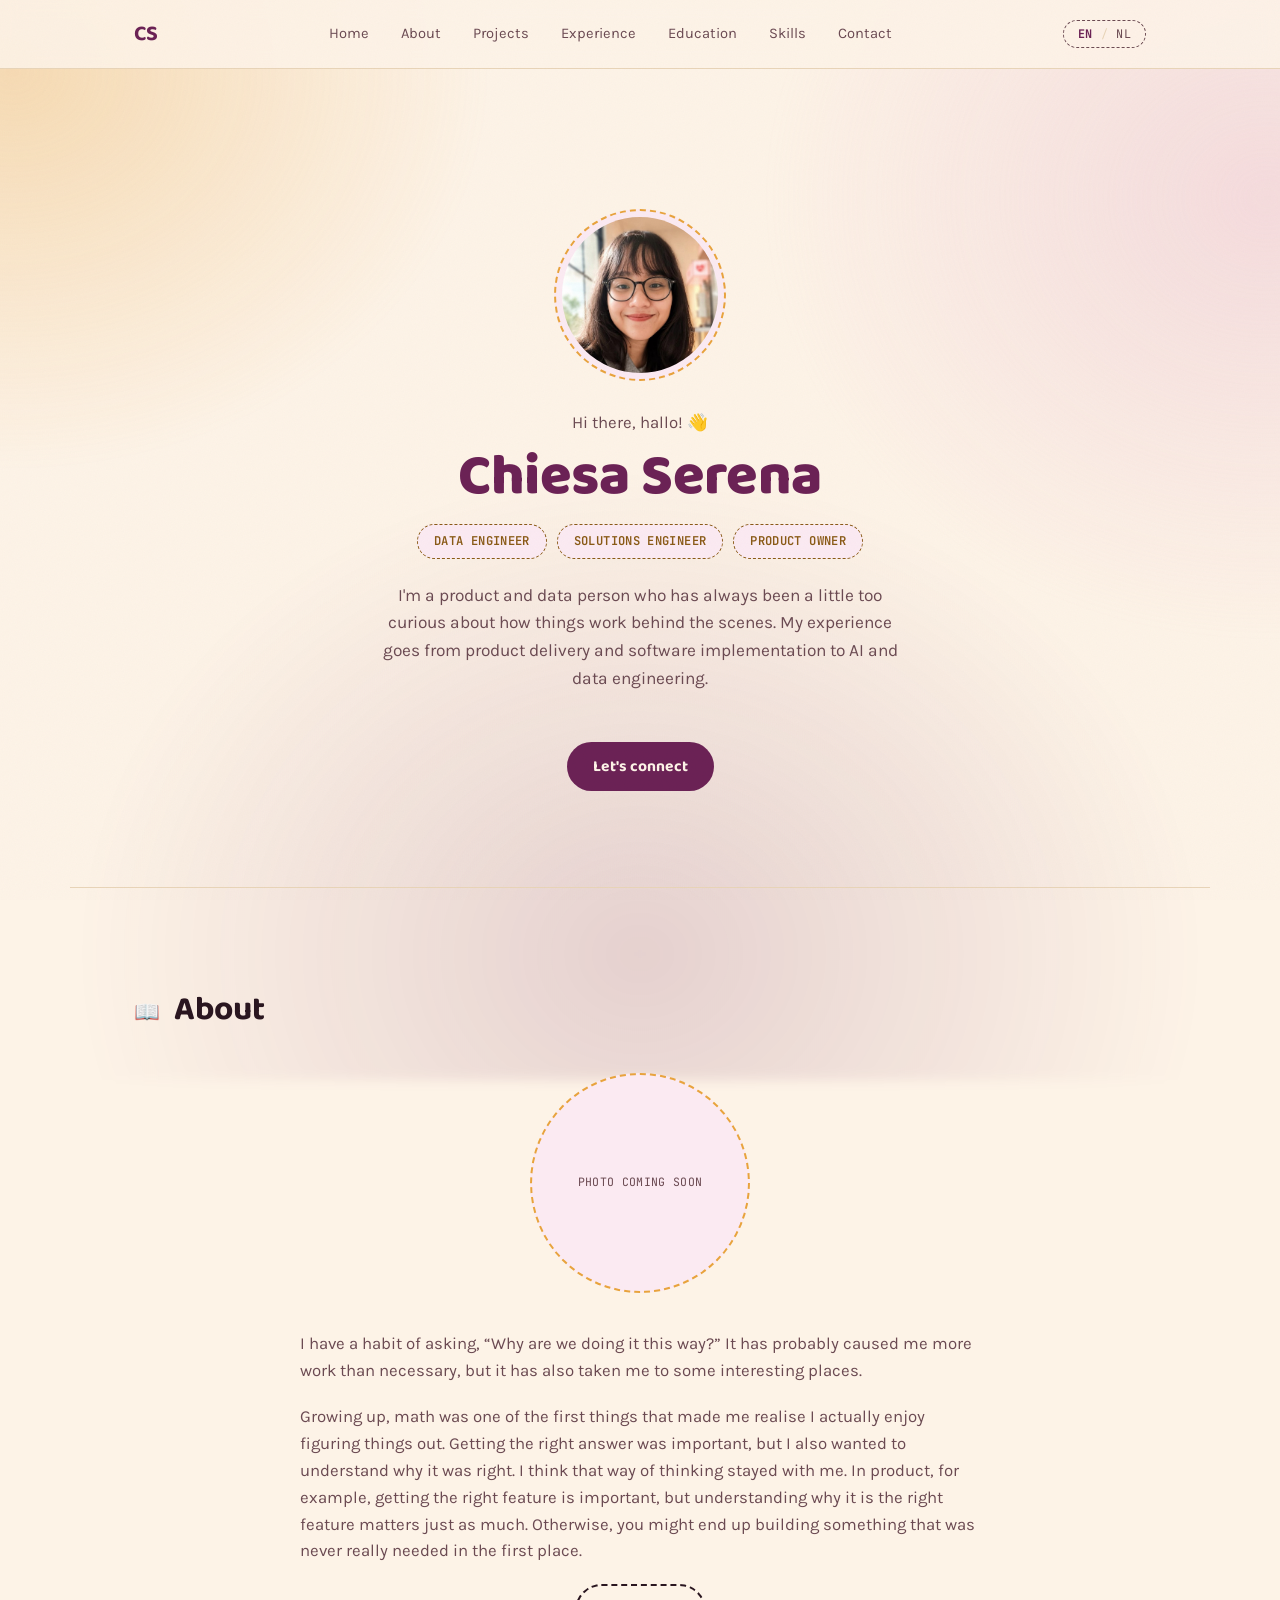
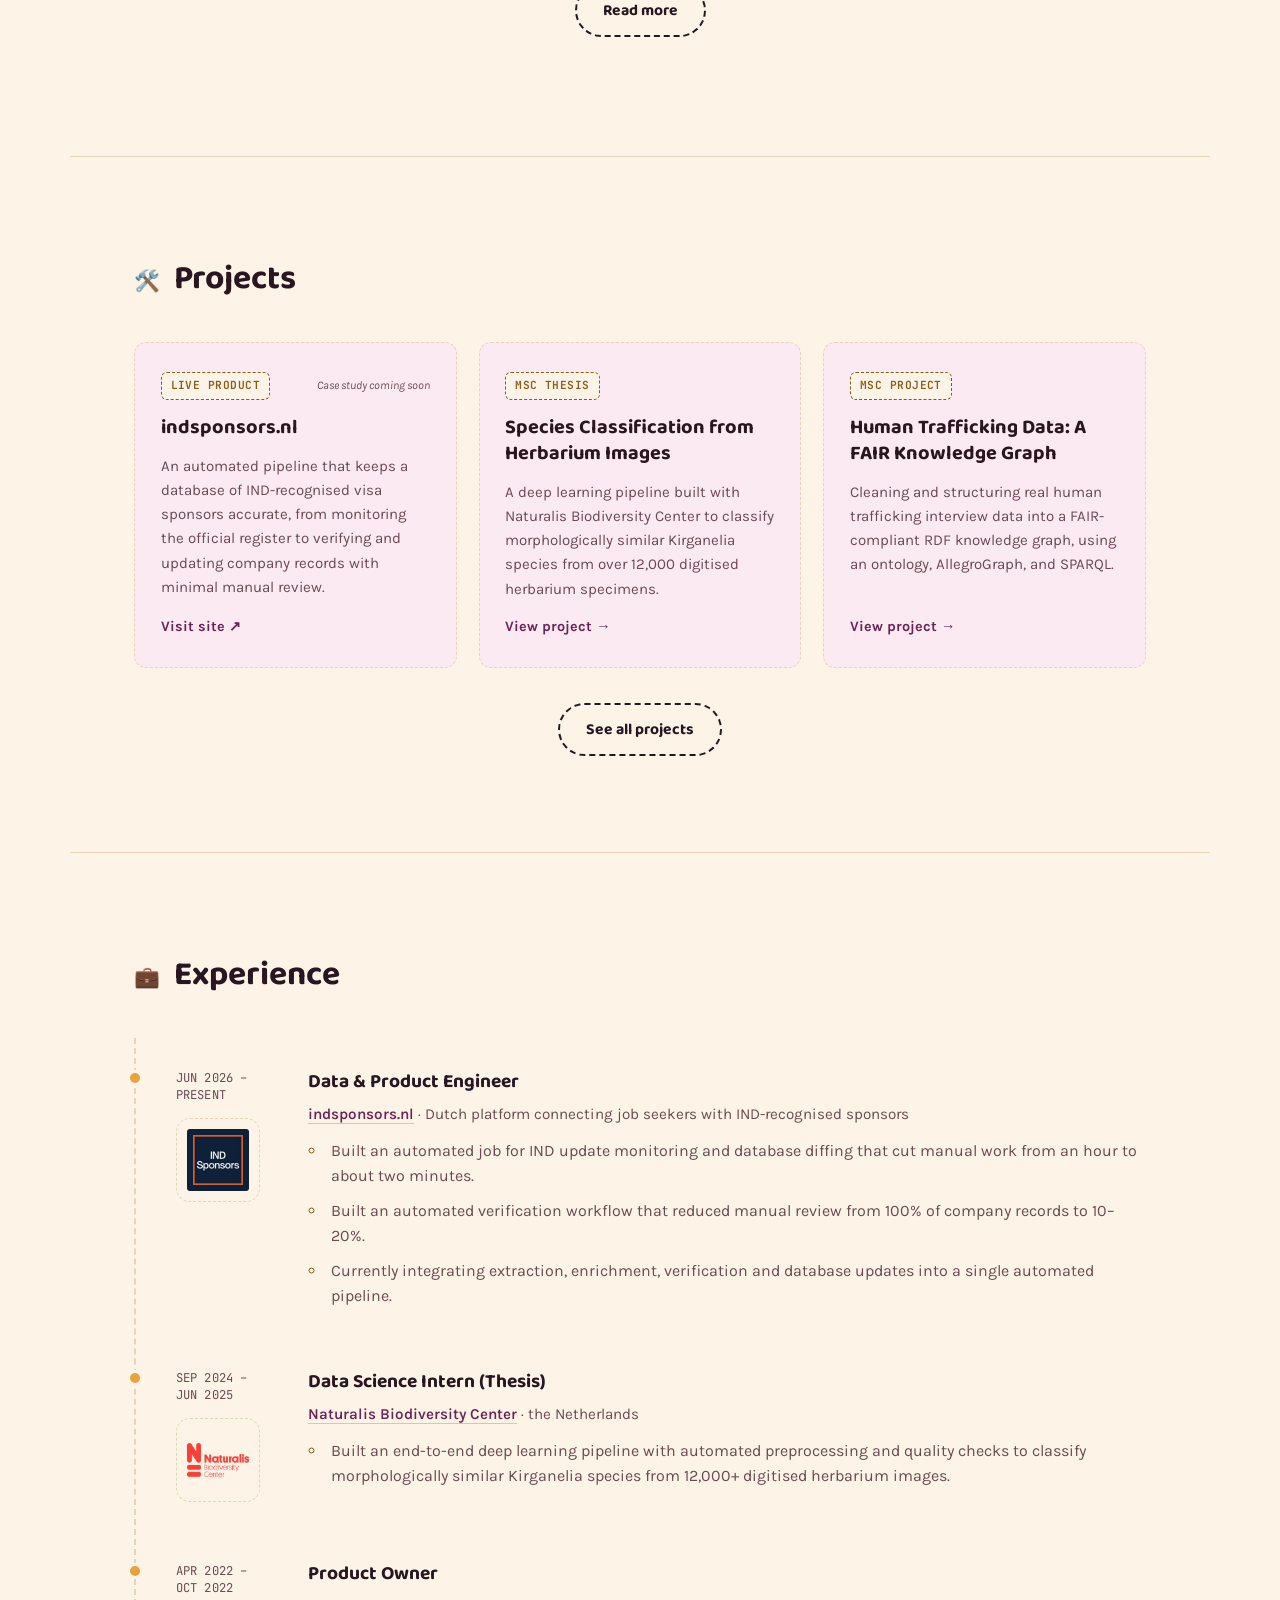
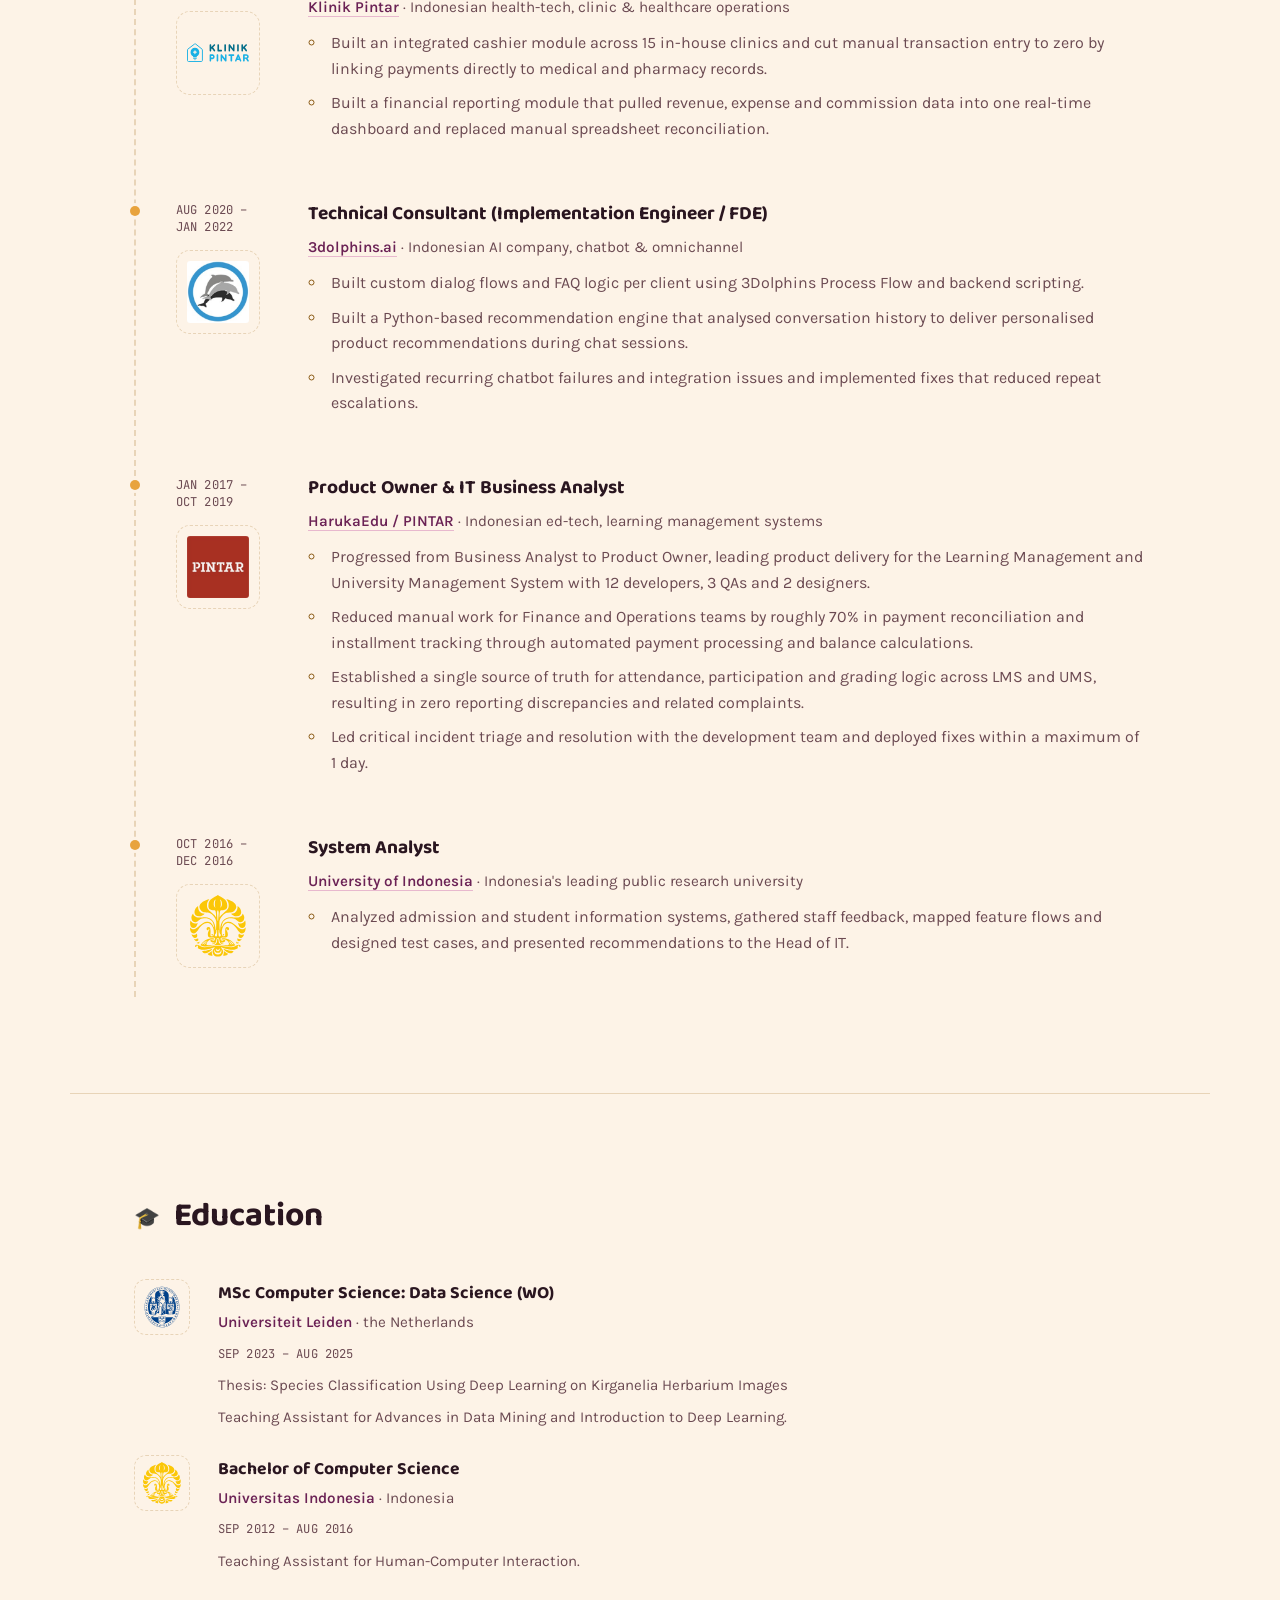
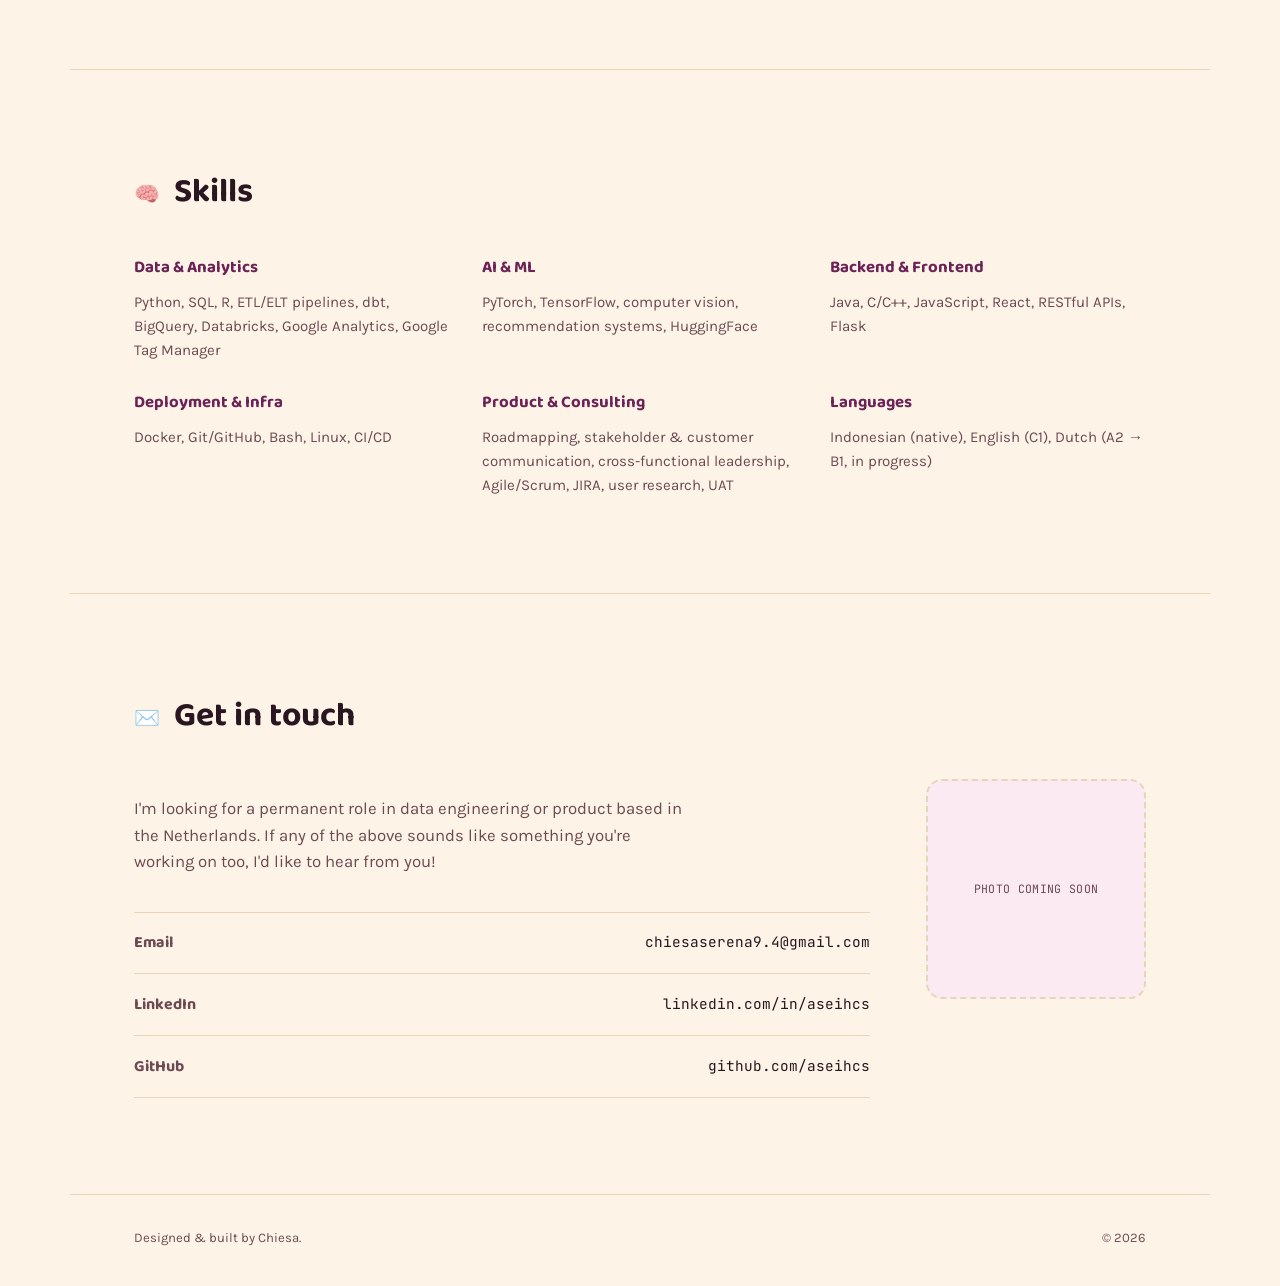
<file: index.html>
<!doctype html>
<html lang="en" data-lang="en">
<head>
<meta charset="UTF-8">
<meta name="viewport" content="width=device-width, initial-scale=1.0">
<title>Chiesa Serena</title>
<meta name="description" content="Chiesa Serena">

<link rel="icon" href="assets/img/favicon.svg" type="image/svg+xml">

<link rel="preconnect" href="https://fonts.googleapis.com">
<link rel="preconnect" href="https://fonts.gstatic.com" crossorigin>
<link href="https://fonts.googleapis.com/css2?family=Baloo+2:wght@500;600;700;800&family=Karla:wght@400;500;600;700&family=JetBrains+Mono:wght@500;600;700&display=swap" rel="stylesheet">

<link rel="stylesheet" href="assets/style.css">
</head>
<body>

<div class="aurora-bg" aria-hidden="true"></div>
<div class="grain"></div>

<header class="site-header">
  <div class="wrap header-inner">
    <a href="#top" class="logotype">CS</a>

    <nav class="site-nav" aria-label="Primary">
      <a href="https://aseihcs.github.io/" data-i18n="nav.home">Home</a>
      <a href="#about" data-i18n="nav.about">About</a>
      <a href="#projects" data-i18n="nav.projects">Projects</a>
      <a href="#experience" data-i18n="nav.experience">Experience</a>
      <a href="#education" data-i18n="nav.education">Education</a>
      <a href="#skills" data-i18n="nav.skills">Skills</a>
      <a href="#contact" data-i18n="nav.contact">Contact</a>
    </nav>

    <button class="lang-toggle" id="langToggle" aria-label="Switch language">
      <span class="lang-option is-active" data-lang-btn="en">EN</span>
      <span class="lang-sep">/</span>
      <span class="lang-option" data-lang-btn="nl">NL</span>
    </button>

    <button class="nav-burger" id="navBurger" aria-expanded="false" aria-controls="mobileNav" aria-label="Open menu">
      <span></span><span></span><span></span>
    </button>
  </div>

  <div class="mobile-nav" id="mobileNav">
    <a href="https://aseihcs.github.io/" data-i18n="nav.home">Home</a>
    <a href="#about" data-i18n="nav.about">About</a>
    <a href="#projects" data-i18n="nav.projects">Projects</a>
    <a href="#experience" data-i18n="nav.experience">Experience</a>
    <a href="#education" data-i18n="nav.education">Education</a>
    <a href="#skills" data-i18n="nav.skills">Skills</a>
    <a href="#contact" data-i18n="nav.contact">Contact</a>
  </div>
</header>

<main id="top">

  <!-- HERO -->
  <section class="hero wrap hero-centered">
    <div class="hero-grid">
      <figure class="hero-photo">
        <img src="assets/img/serena.jpg" alt="Portrait of Chiesa Serena" width="833" height="833" loading="eager">
      </figure>

      <p class="hero-greeting" data-i18n="hero.greeting">Hi there, hallo! 👋</p>
      <h1 class="hero-name">Chiesa Serena</h1>
      <ul class="hero-role-list" data-i18n-list="hero.roleList">
        <li>Data Engineer</li>
        <li>Implementation Engineer</li>
        <li>Product Owner</li>
      </ul>
      <p class="hero-lede" data-i18n="hero.lede">
        I'm a product and data person who has always been a little too curious about how things work behind the scenes. 
        My experience goes from product delivery and software implementation to AI and data engineering.
      </p>
      <div class="hero-actions">
        <a href="https://linkedin.com/in/aseihcs" target="_blank" rel="noopener" class="btn btn-primary" data-i18n="hero.cta">Let's connect</a>
      </div>
    </div>
  </section>

  <!-- ABOUT -->
  <section id="about" class="section about wrap">
    <div class="section-head">
      <span class="section-number" aria-hidden="true">📖</span>
      <h2 class="section-title" data-i18n="about.heading">About</h2>
    </div>

    <div class="about-body">
      <div class="about-photo-slot" aria-hidden="true">
        <span data-i18n="about.photoSoon">Photo coming soon</span>
      </div>
      <div class="about-text">
        <p data-i18n="about.p1">
          I have a habit of asking, “Why are we doing it this way?” It has probably caused me more work than necessary, but it has also taken me to some interesting places.
        </p>
        <p data-i18n="about.p2">
          Growing up, math was one of the first things that made me realise I actually enjoy figuring things out.
          I liked getting stuck on a problem and working towards the right answer, but what really mattered to me was understanding why it was right.
          I think that stayed with me. Getting the right answer is important, but understanding why it is the right one is what helps you know you are solving the right problem.
        </p>
        <div class="about-more-actions">
          <button type="button" class="btn btn-ghost about-more-btn" id="aboutMoreBtn" data-i18n="about.readMore" aria-controls="aboutMore">Read more</button>
        </div>
        <div class="about-more" id="aboutMore" hidden>
          <p data-i18n="about.p3">
            I started with Computer Science because I wanted to understand how things worked
            (and maybe because I watched too many crime series where there was always that one guy coding in the background).
            Then I got curious about product, business and software, and somehow ended up trying all of them.
            I love talking to people about what they need, figuring out what is actually going wrong and building something that genuinely helps.
            Sometimes that means writing code. Sometimes it means fixing a process. Sometimes I ask one question and accidentally find five more.
          </p>
          <p data-i18n="about.p4">
            A few years into working, I got curious about data and wanted to learn more, so I went back to university and studied Data Science at Universiteit Leiden.
            These days, I still very much enjoy being somewhere between people and technology.
            I love understanding the problem before jumping into the solution, and I care about building things that actually make people's work a little easier.
          </p>
          <div class="about-more-actions">
            <button type="button" class="btn btn-ghost about-more-btn" id="aboutLessBtn" data-i18n="about.readLess" aria-controls="aboutMore">Read less</button>
          </div>
        </div>
      </div>
    </div>
  </section>

  <!-- PROJECTS -->
  <section id="projects" class="section projects wrap">
    <div class="section-head">
      <span class="section-number" aria-hidden="true">🛠️</span>
      <h2 class="section-title" data-i18n="work.heading">Projects</h2>
    </div>

    <div class="project-grid">

      <article class="project-card">
        <div class="project-card-top">
          <span class="project-tag" data-i18n="proj.indsponsors.tag">Live product</span>
          <span class="project-status" data-i18n="proj.status.soon">Case study coming soon</span>
        </div>
        <h3 class="project-title">indsponsors.nl</h3>
        <p class="project-desc" data-i18n="proj.indsponsors.desc">
          An automated pipeline that keeps a database of IND-recognised visa sponsors accurate, from
          monitoring the official register to verifying and updating company records with minimal manual review.
        </p>
        <a href="https://indsponsors.nl" target="_blank" rel="noopener" class="project-link" data-i18n="proj.visit">Visit site ↗</a>
      </article>

      <article class="project-card">
        <div class="project-card-top">
          <span class="project-tag" data-i18n="proj.thesis.tag">MSC THESIS</span>
        </div>
        <h3 class="project-title"><a href="thesis.html" class="project-title-link" data-i18n="proj.thesis.title">Species Classification from Herbarium Images</a></h3>
        <p class="project-desc" data-i18n="proj.thesis.desc">
          A deep learning pipeline built with Naturalis Biodiversity Center to classify morphologically
          similar Kirganelia species from over 12,000 digitised herbarium specimens.
        </p>
        <a href="thesis.html" class="project-link" data-i18n="proj.readcase">View project →</a>
      </article>

      <article class="project-card">
        <div class="project-card-top">
          <span class="project-tag" data-i18n="proj.dsip.tag">MSC PROJECT</span>
        </div>
        <h3 class="project-title"><a href="dsip.html" class="project-title-link" data-i18n="proj.dsip.title">Human Trafficking Data: A FAIR Knowledge Graph</a></h3>
        <p class="project-desc" data-i18n="proj.dsip.desc">
          Cleaning and structuring real human trafficking interview data into a FAIR-compliant RDF knowledge graph, using an ontology, AllegroGraph, and SPARQL.
        </p>
        <a href="dsip.html" class="project-link" data-i18n="proj.readcase">View project →</a>
      </article>

    </div>

    <div class="section-footer-action">
      <a href="projects.html" class="btn btn-ghost" data-i18n="proj.seeall">See all projects</a>
    </div>
  </section>

  <!-- EXPERIENCE -->
  <section id="experience" class="section experience wrap">
    <div class="section-head">
      <span class="section-number" aria-hidden="true">💼</span>
      <h2 class="section-title" data-i18n="experience.heading">Experience</h2>
    </div>

    <ol class="timeline">

      <li class="timeline-item">
        <div class="timeline-when">
          <span class="timeline-dates" data-i18n="exp.indsponsors.dates">Jun 2026 –<br>Present</span>
          <img class="timeline-logo" src="assets/img/logos/indsponsors.jpg" alt="indsponsors.nl logo" loading="lazy">
        </div>
        <div class="timeline-body">
          <h3 class="timeline-role" data-i18n="exp.indsponsors.role">Data & Product Engineer</h3>
          <p class="timeline-org"><a href="https://indsponsors.nl" target="_blank" rel="noopener" class="org-link">indsponsors.nl</a> <span class="timeline-org-sub" data-i18n="exp.indsponsors.orgsub">· Dutch platform connecting job seekers with IND-recognised sponsors</span></p>
          <ul class="timeline-list" data-i18n-list="exp.indsponsors.desc">
            <li>Built an automated job for IND update monitoring and database diffing that cut manual work from an hour to about two minutes.</li>
            <li>Built an automated verification workflow that reduced manual review from 100% of company records to 10–20%.</li>
            <li>Currently integrating extraction, enrichment, verification and database updates into a single automated pipeline.</li>
          </ul>
        </div>
      </li>

      <li class="timeline-item">
        <div class="timeline-when">
          <span class="timeline-dates" data-i18n="exp.thesis.dates">Sep 2024 –<br>Jun 2025</span>
          <img class="timeline-logo" src="assets/img/logos/naturalis.png" alt="Naturalis Biodiversity Center logo" loading="lazy">
        </div>
        <div class="timeline-body">
          <h3 class="timeline-role" data-i18n="exp.thesis.role">Data Science Intern (Thesis)</h3>
          <p class="timeline-org"><a href="https://www.naturalis.nl/en" target="_blank" rel="noopener" class="org-link">Naturalis Biodiversity Center</a> <span class="timeline-org-sub" data-i18n="exp.thesis.orgsub">· the Netherlands</span></p>
          <ul class="timeline-list" data-i18n-list="exp.thesis.desc">
            <li>Built an end-to-end deep learning pipeline with automated preprocessing and quality checks to classify morphologically similar Kirganelia species from 12,000+ digitised herbarium images.</li>
          </ul>
        </div>
      </li>

      <li class="timeline-item">
        <div class="timeline-when">
          <span class="timeline-dates" data-i18n="exp.klinikpintar.dates">Apr 2022 –<br>Oct 2022</span>
          <img class="timeline-logo" src="assets/img/logos/klinikpintar.svg" alt="Klinik Pintar logo" loading="lazy">
        </div>
        <div class="timeline-body">
          <h3 class="timeline-role" data-i18n="exp.klinikpintar.role">Product Owner</h3>
          <p class="timeline-org"><a href="https://klinikpintar.id" target="_blank" rel="noopener" class="org-link">Klinik Pintar</a> <span class="timeline-org-sub" data-i18n="exp.klinikpintar.orgsub">· Indonesian health-tech, clinic &amp; healthcare operations</span></p>
          <ul class="timeline-list" data-i18n-list="exp.klinikpintar.desc">
            <li>Built an integrated cashier module across 15 in-house clinics and cut manual transaction entry to zero by linking payments directly to medical and pharmacy records.</li>
            <li>Built a financial reporting module that pulled revenue, expense and commission data into one real-time dashboard and replaced manual spreadsheet reconciliation.</li>
          </ul>
        </div>
      </li>

      <li class="timeline-item">
        <div class="timeline-when">
          <span class="timeline-dates" data-i18n="exp.dolphins.dates">Aug 2020 –<br>Jan 2022</span>
          <img class="timeline-logo" src="assets/img/logos/3dolphins.jpg" alt="3dolphins.ai logo" loading="lazy">
        </div>
        <div class="timeline-body">
          <h3 class="timeline-role" data-i18n="exp.dolphins.role">Technical Consultant (Implementation Engineer / FDE)</h3>
          <p class="timeline-org"><a href="https://3dolphins.ai" target="_blank" rel="noopener" class="org-link">3dolphins.ai</a> <span class="timeline-org-sub" data-i18n="exp.dolphins.orgsub">· Indonesian AI company, chatbot &amp; omnichannel</span></p>
          <ul class="timeline-list" data-i18n-list="exp.dolphins.desc">
            <li>Built custom dialog flows and FAQ logic per client using 3Dolphins Process Flow and backend scripting.</li>
            <li>Built a Python-based recommendation engine that analysed conversation history to deliver personalised product recommendations during chat sessions.</li>
            <li>Investigated recurring chatbot failures and integration issues and implemented fixes that reduced repeat escalations.</li>
          </ul>
        </div>
      </li>

      <li class="timeline-item">
        <div class="timeline-when">
          <span class="timeline-dates" data-i18n="exp.haruka.dates">Jan 2017 –<br>Oct 2019</span>
          <img class="timeline-logo" src="assets/img/logos/pintar.jpg" alt="HarukaEdu / PINTAR logo" loading="lazy">
        </div>
        <div class="timeline-body">
          <h3 class="timeline-role" data-i18n="exp.haruka.role">Product Owner &amp; IT Business Analyst</h3>
          <p class="timeline-org"><a href="https://pintar.co" target="_blank" rel="noopener" class="org-link">HarukaEdu / PINTAR</a> <span class="timeline-org-sub" data-i18n="exp.haruka.orgsub">· Indonesian ed-tech, learning management systems</span></p>
          <ul class="timeline-list" data-i18n-list="exp.haruka.desc">
            <li>Progressed from Business Analyst to Product Owner, leading product delivery for the Learning Management and University Management System with 12 developers, 3 QAs and 2 designers.</li>
            <li>Reduced manual work for Finance and Operations teams by roughly 70% in payment reconciliation and installment tracking through automated payment processing and balance calculations.</li>
            <li>Established a single source of truth for attendance, participation and grading logic across LMS and UMS, resulting in zero reporting discrepancies and related complaints.</li>
            <li>Led critical incident triage and resolution with the development team and deployed fixes within a maximum of 1 day.</li>
          </ul>
        </div>
      </li>

      <li class="timeline-item">
        <div class="timeline-when">
          <span class="timeline-dates" data-i18n="exp.cimbniaga.dates">Oct 2016 –<br>Dec 2016</span>
          <img class="timeline-logo" src="assets/img/logos/ui.svg" alt="University of Indonesia logo" loading="lazy">
        </div>
        <div class="timeline-body">
          <h3 class="timeline-role" data-i18n="exp.cimbniaga.role">System Analyst</h3>
          <p class="timeline-org"><a href="https://cs.ui.ac.id/" target="_blank" rel="noopener" class="org-link">University of Indonesia</a> <span class="timeline-org-sub" data-i18n="exp.cimbniaga.orgsub">· Indonesia's leading public research university</span></p>
          <ul class="timeline-list" data-i18n-list="exp.cimbniaga.desc">
            <li>Analyzed admission and student information systems, gathered staff feedback, mapped feature flows and designed test cases, and presented recommendations to the Head of IT.</li>
          </ul>
        </div>
      </li>

    </ol>
  </section>

  <!-- EDUCATION -->
  <section id="education" class="section education wrap">
    <div class="section-head">
      <span class="section-number" aria-hidden="true">🎓</span>
      <h2 class="section-title" data-i18n="education.heading">Education</h2>
    </div>

    <div class="education-list">

      <div class="education-item">
        <img class="edu-logo" src="assets/img/logos/leiden.svg" alt="" loading="lazy">
        <div>
          <h3 class="edu-degree" data-i18n="edu.leiden.degree">MSc Computer Science: Data Science</h3>
          <p class="edu-institution">Universiteit Leiden <span class="timeline-org-sub" data-i18n="edu.leiden.orgsub">· the Netherlands</span></p>
          <span class="edu-dates" data-i18n="edu.leiden.dates">Sep 2023 – Aug 2025</span>
          <p class="edu-detail" data-i18n="edu.leiden.detail">Thesis: Species Classification Using Deep Learning on Kirganelia Herbarium Images</p>
          <p class="edu-detail" data-i18n="edu.leiden.ta">Teaching Assistant for Advances in Data Mining and Introduction to Deep Learning.</p>
        </div>
      </div>

      <div class="education-item">
        <img class="edu-logo" src="assets/img/logos/ui.svg" alt="" loading="lazy">
        <div>
          <h3 class="edu-degree" data-i18n="edu.ui.degree">Bachelor of Computer Science</h3>
          <p class="edu-institution">Universitas Indonesia <span class="timeline-org-sub" data-i18n="edu.ui.orgsub">· Indonesia</span></p>
          <span class="edu-dates" data-i18n="edu.ui.dates">Sep 2012 – Aug 2016</span>
          <p class="edu-detail" data-i18n="edu.ui.ta">Teaching Assistant for Human-Computer Interaction.</p>
        </div>
      </div>

    </div>
  </section>

  <!-- SKILLS -->
  <section id="skills" class="section skills wrap">
    <div class="section-head">
      <span class="section-number" aria-hidden="true">🧠</span>
      <h2 class="section-title" data-i18n="skills.heading">Skills</h2>
    </div>

    <div class="skills-grid">
      <div class="skills-group">
        <h3 data-i18n="skills.data.title">Data &amp; Analytics</h3>
        <p>Python, SQL, R, ETL/ELT pipelines, dbt, BigQuery, Databricks, Google Analytics, Google Tag Manager</p>
      </div>
      <div class="skills-group">
        <h3 data-i18n="skills.aiml.title">AI &amp; ML</h3>
        <p>PyTorch, TensorFlow, computer vision, recommendation systems, HuggingFace</p>
      </div>
      <div class="skills-group">
        <h3 data-i18n="skills.dev.title">Backend &amp; Frontend</h3>
        <p>Java, C/C++, JavaScript, React, RESTful APIs, Flask</p>
      </div>
      <div class="skills-group">
        <h3 data-i18n="skills.infra.title">Deployment &amp; Infra</h3>
        <p>Docker, Git/GitHub, Bash, Linux, CI/CD</p>
      </div>
      <div class="skills-group">
        <h3 data-i18n="skills.product.title">Product &amp; Consulting</h3>
        <p data-i18n="skills.product.body">Roadmapping, stakeholder &amp; customer communication, cross-functional leadership, Agile/Scrum, JIRA, user research, UAT</p>
      </div>
      <div class="skills-group">
        <h3 data-i18n="skills.lang.title">Languages</h3>
        <p data-i18n="skills.lang.body">Indonesian (native), English (C1), Dutch (A2 → B1, in progress)</p>
      </div>
    </div>
  </section>

  <!-- CONTACT -->
  <section id="contact" class="section contact wrap">
    <div class="section-head">
      <span class="section-number" aria-hidden="true">✉️</span>
      <h2 class="section-title" data-i18n="contact.heading">Get in touch</h2>
    </div>
    <div class="contact-grid">
      <div class="contact-main">
        <p class="contact-lede" data-i18n="contact.lede">
          I'm looking for a permanent role in data engineering or product, based in the Netherlands. If any of the above sounds like something you're working on too, I'd like to hear from you!
        </p>
        <div class="contact-links">
          <a href="mailto:chiesaserena9.4@gmail.com" class="contact-link">
            <span class="contact-link-label" data-i18n="contact.email">Email</span>
            <span class="contact-link-value">chiesaserena9.4@gmail.com</span>
          </a>
          <a href="https://linkedin.com/in/aseihcs" target="_blank" rel="noopener" class="contact-link">
            <span class="contact-link-label">LinkedIn</span>
            <span class="contact-link-value">linkedin.com/in/aseihcs</span>
          </a>
          <a href="https://github.com/aseihcs" target="_blank" rel="noopener" class="contact-link">
            <span class="contact-link-label">GitHub</span>
            <span class="contact-link-value">github.com/aseihcs</span>
          </a>
        </div>
      </div>
      <div class="about-photo-slot contact-photo-slot" aria-hidden="true">
        <span data-i18n="contact.photoSoon">Photo coming soon</span>
      </div>
    </div>
  </section>

</main>

<footer class="site-footer wrap">
  <p data-i18n="footer.text">Designed &amp; built by Chiesa, in Den Haag.</p>
  <p class="footer-year">© <span id="year"></span></p>
</footer>

<script src="assets/i18n.js"></script>
<script src="assets/main.js"></script>
</body>
</html>
</file>
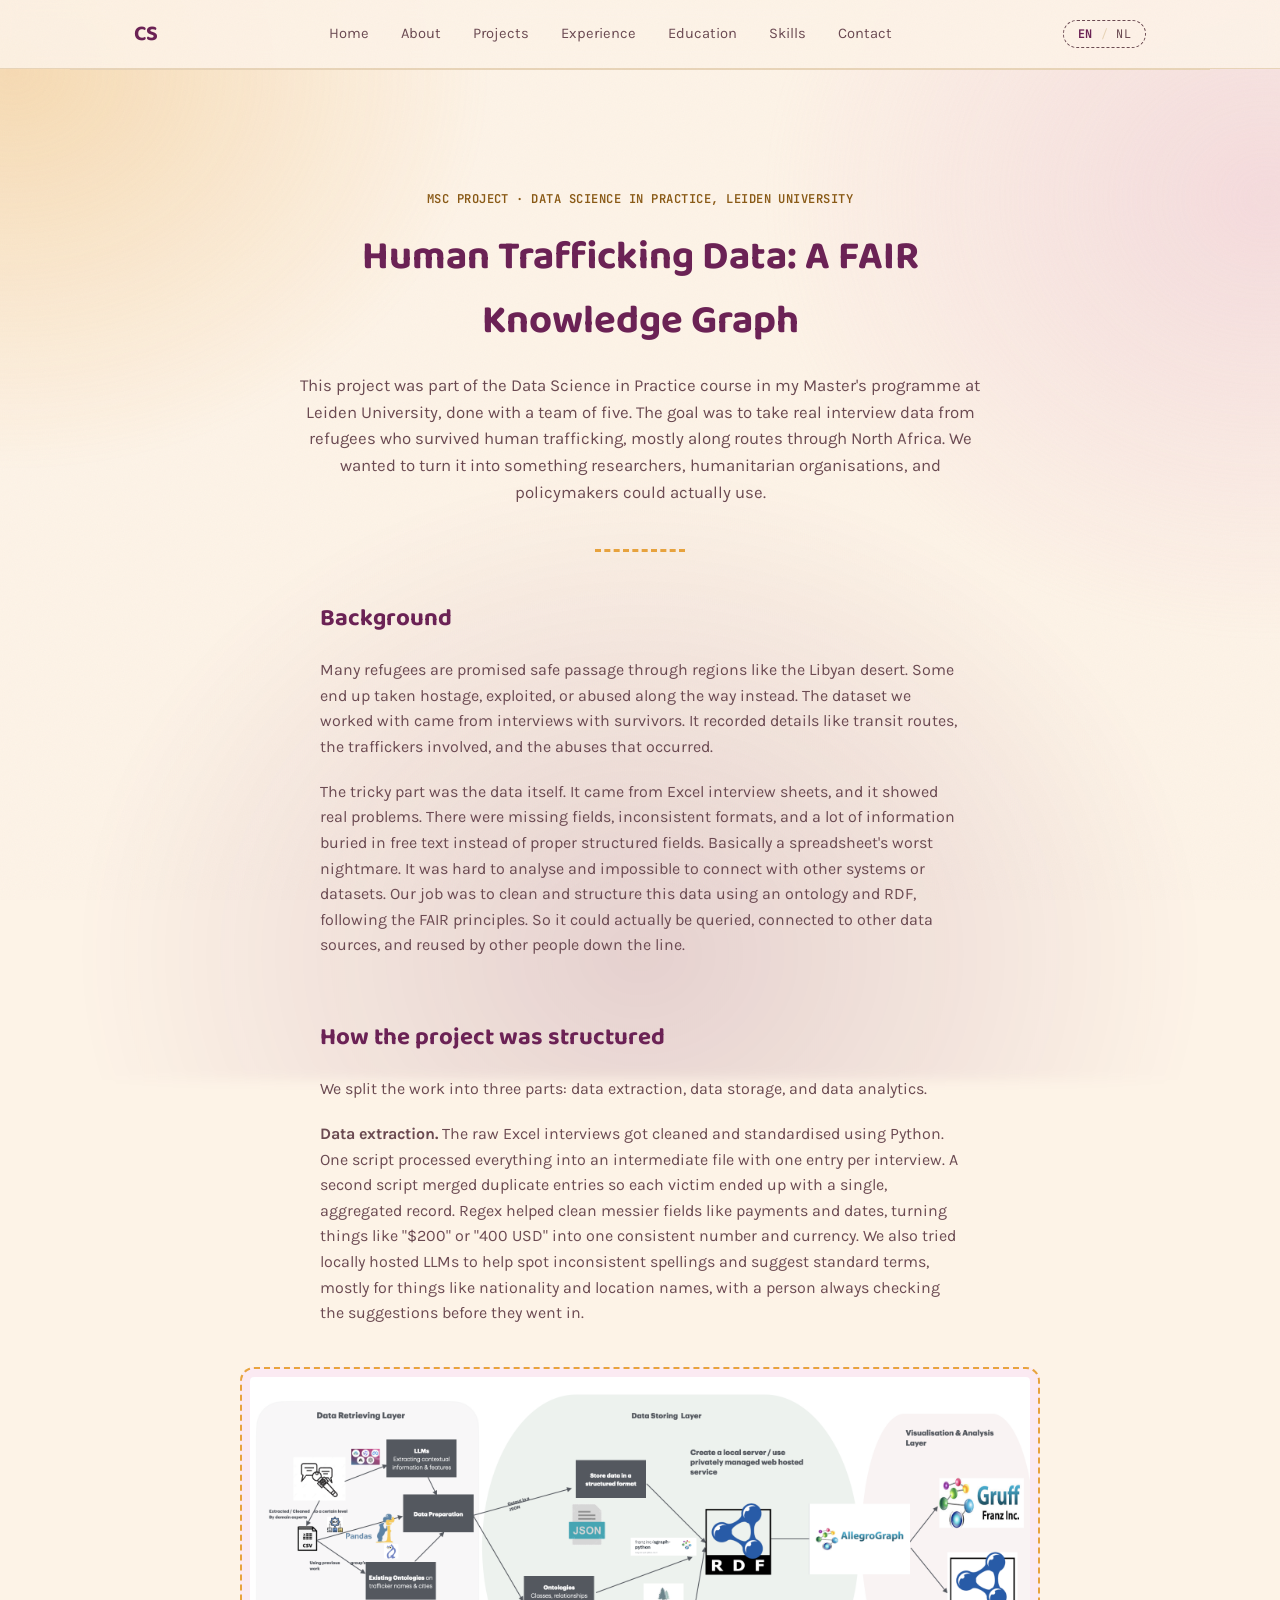
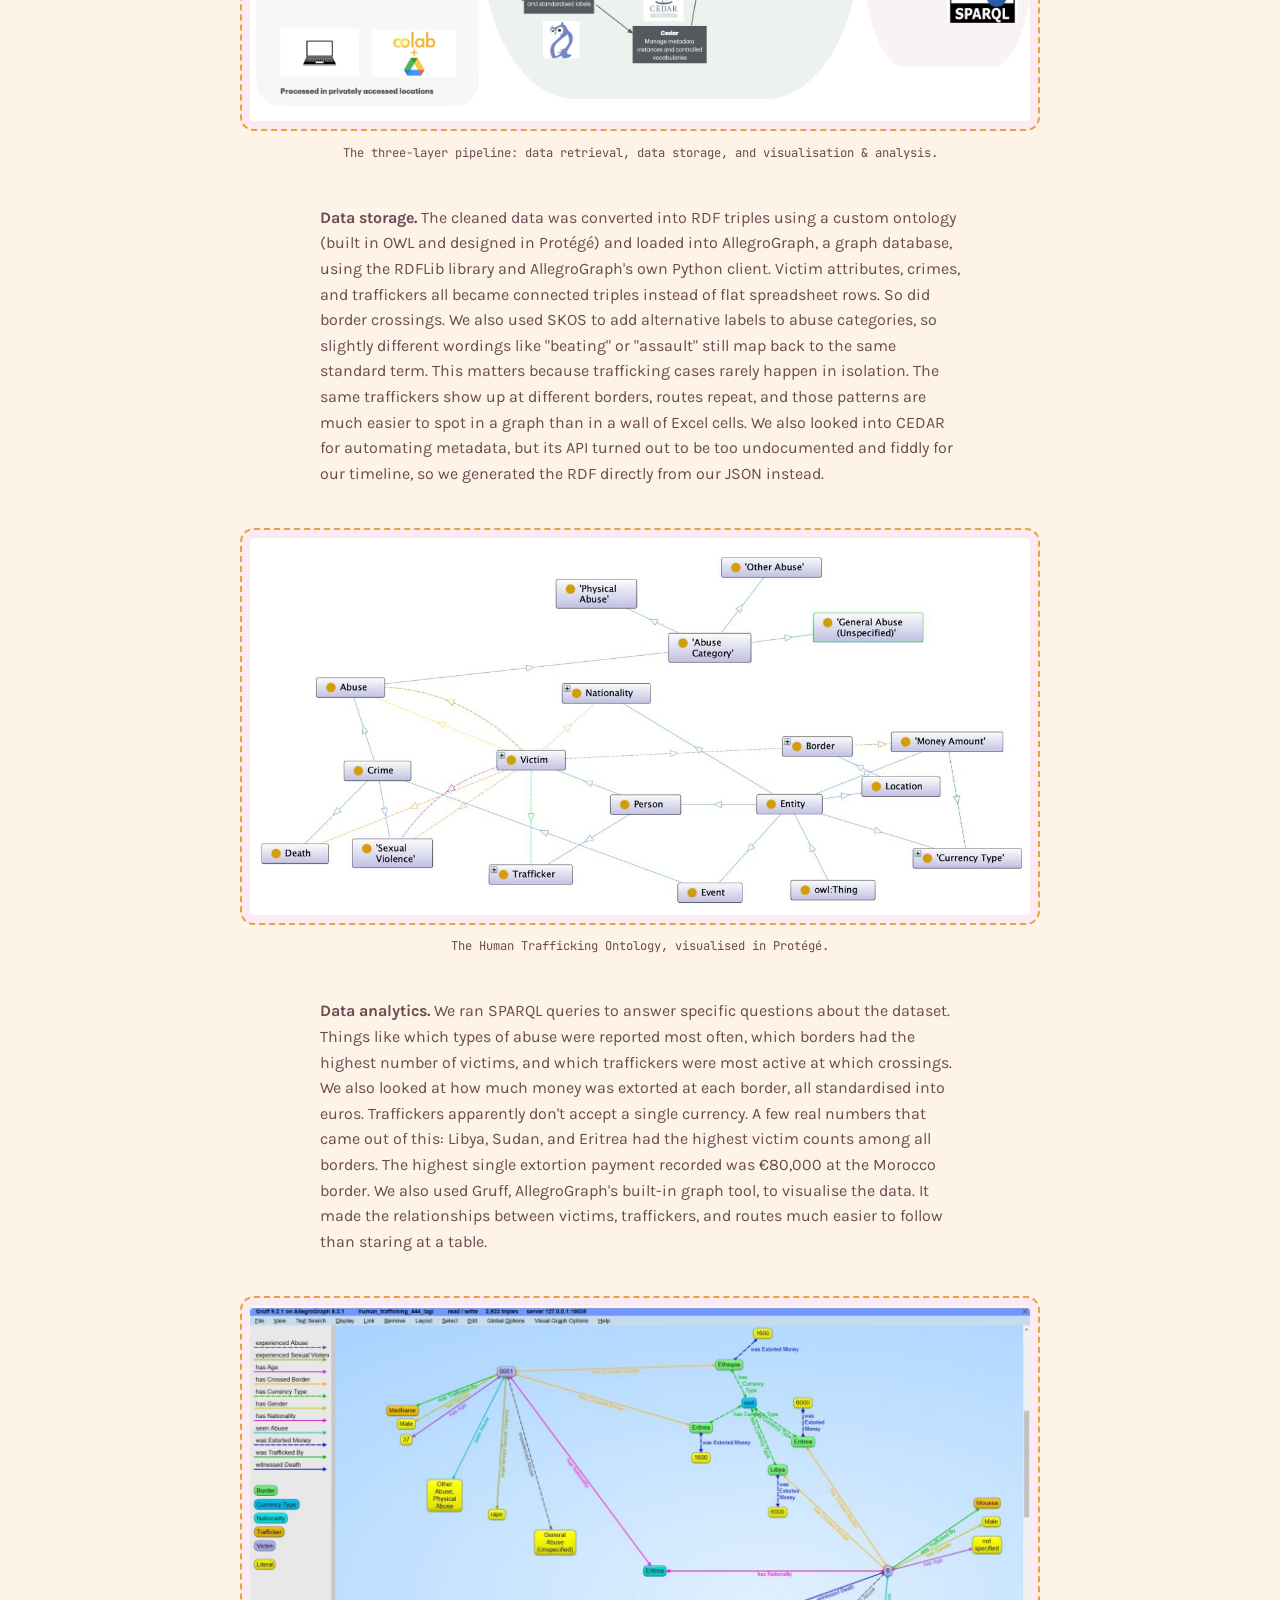
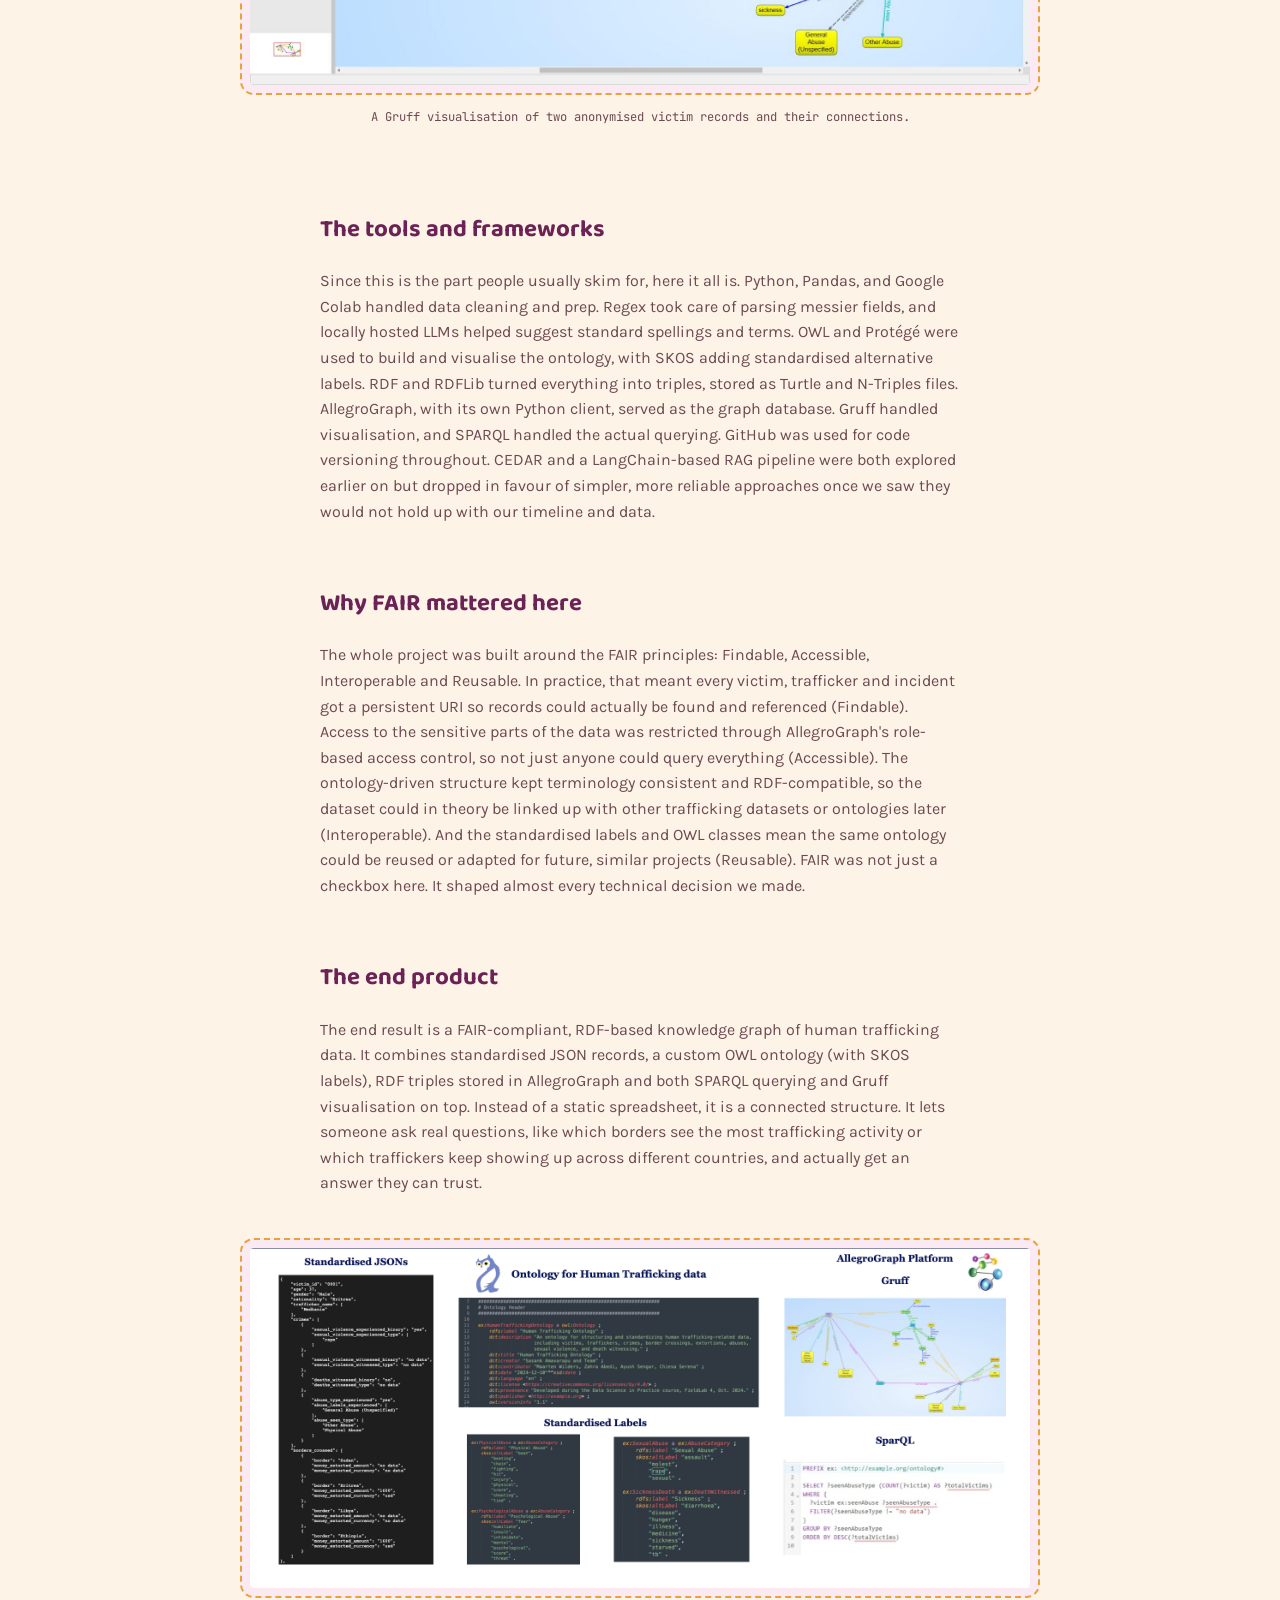
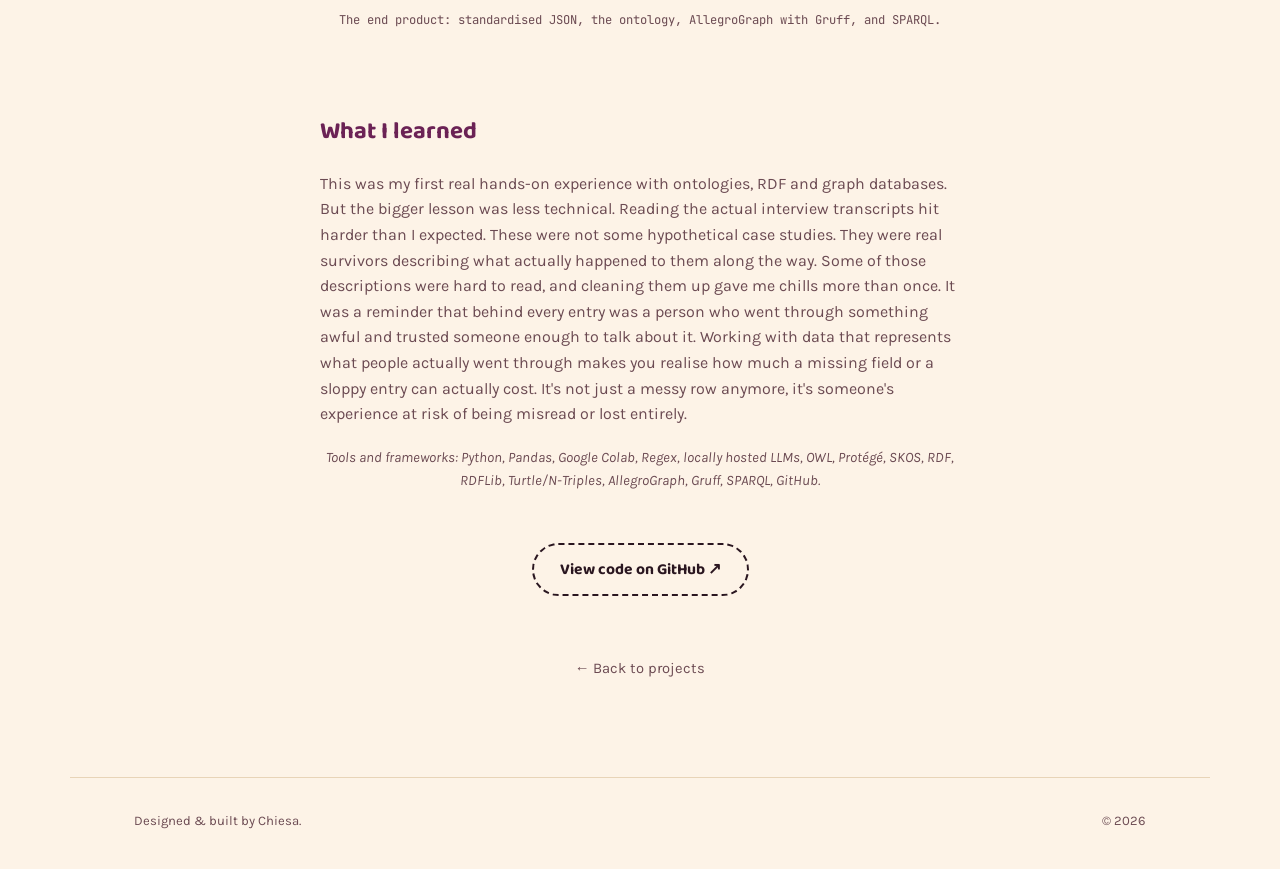
<file: dsip.html>
<!doctype html>
<html lang="en" data-lang="en">
<head>
<meta charset="UTF-8">
<meta name="viewport" content="width=device-width, initial-scale=1.0">
<title>Human Trafficking Data: A FAIR Knowledge Graph | Chiesa Serena</title>
<meta name="description" content="Structuring human trafficking interview data into a FAIR-compliant RDF knowledge graph, for the Data Science in Practice course at Leiden University.">

<link rel="icon" href="assets/img/favicon.svg" type="image/svg+xml">

<link rel="preconnect" href="https://fonts.googleapis.com">
<link rel="preconnect" href="https://fonts.gstatic.com" crossorigin>
<link href="https://fonts.googleapis.com/css2?family=Baloo+2:wght@500;600;700;800&family=Karla:wght@400;500;600;700&family=JetBrains+Mono:wght@500;600;700&display=swap" rel="stylesheet">

<link rel="stylesheet" href="assets/style.css">
</head>
<body>

<div class="aurora-bg" aria-hidden="true"></div>
<div class="grain"></div>

<header class="site-header">
  <div class="wrap header-inner">
    <a href="index.html#top" class="logotype">CS</a>

    <nav class="site-nav" aria-label="Primary">
      <a href="https://aseihcs.github.io/" data-i18n="nav.home">Home</a>
      <a href="index.html#about" data-i18n="nav.about">About</a>
      <a href="index.html#projects" data-i18n="nav.projects">Projects</a>
      <a href="index.html#experience" data-i18n="nav.experience">Experience</a>
      <a href="index.html#education" data-i18n="nav.education">Education</a>
      <a href="index.html#skills" data-i18n="nav.skills">Skills</a>
      <a href="index.html#contact" data-i18n="nav.contact">Contact</a>
    </nav>

    <button class="lang-toggle" id="langToggle" aria-label="Switch language">
      <span class="lang-option is-active" data-lang-btn="en">EN</span>
      <span class="lang-sep">/</span>
      <span class="lang-option" data-lang-btn="nl">NL</span>
    </button>

    <button class="nav-burger" id="navBurger" aria-expanded="false" aria-controls="mobileNav" aria-label="Open menu">
      <span></span><span></span><span></span>
    </button>
  </div>

  <div class="mobile-nav" id="mobileNav">
    <a href="https://aseihcs.github.io/" data-i18n="nav.home">Home</a>
    <a href="index.html#about" data-i18n="nav.about">About</a>
    <a href="index.html#projects" data-i18n="nav.projects">Projects</a>
    <a href="index.html#experience" data-i18n="nav.experience">Experience</a>
    <a href="index.html#education" data-i18n="nav.education">Education</a>
    <a href="index.html#skills" data-i18n="nav.skills">Skills</a>
    <a href="index.html#contact" data-i18n="nav.contact">Contact</a>
  </div>
</header>

<main>

  <section class="section case-study wrap">

    <div class="case-hero">
      <p class="case-eyebrow">MSc Project &middot; Data Science in Practice, Leiden University</p>
      <h1 class="case-title">Human Trafficking Data: A FAIR Knowledge Graph</h1>
      <p class="case-intro">
        This project was part of the Data Science in Practice course in my Master's programme at Leiden University, done with a team of five. The goal was to take real interview data from refugees who survived human trafficking, mostly along routes through North Africa. We wanted to turn it into something researchers, humanitarian organisations, and policymakers could actually use.
      </p>
      <hr class="case-divider" aria-hidden="true">
    </div>

    <div class="case-body">

      <h2>Background</h2>
      <p>Many refugees are promised safe passage through regions like the Libyan desert. Some end up taken hostage, exploited, or abused along the way instead. The dataset we worked with came from interviews with survivors. It recorded details like transit routes, the traffickers involved, and the abuses that occurred.</p>
      <p>The tricky part was the data itself. It came from Excel interview sheets, and it showed real problems. There were missing fields, inconsistent formats, and a lot of information buried in free text instead of proper structured fields. Basically a spreadsheet's worst nightmare. It was hard to analyse and impossible to connect with other systems or datasets. Our job was to clean and structure this data using an ontology and RDF, following the FAIR principles. So it could actually be queried, connected to other data sources, and reused by other people down the line.</p>

      <h2>How the project was structured</h2>
      <p>We split the work into three parts: data extraction, data storage, and data analytics.</p>
      <p><strong>Data extraction.</strong> The raw Excel interviews got cleaned and standardised using Python. One script processed everything into an intermediate file with one entry per interview. A second script merged duplicate entries so each victim ended up with a single, aggregated record. Regex helped clean messier fields like payments and dates, turning things like "$200" or "400 USD" into one consistent number and currency. We also tried locally hosted LLMs to help spot inconsistent spellings and suggest standard terms, mostly for things like nationality and location names, with a person always checking the suggestions before they went in.</p>

      <figure class="case-figure">
        <img src="assets/img/dsip/technical-pipeline.png" alt="Diagram of the three-layer technical pipeline: data retrieving layer, data storing layer, and visualisation and analysis layer" loading="lazy">
        <figcaption>The three-layer pipeline: data retrieval, data storage, and visualisation &amp; analysis.</figcaption>
      </figure>

      <p><strong>Data storage.</strong> The cleaned data was converted into RDF triples using a custom ontology (built in OWL and designed in Protégé) and loaded into AllegroGraph, a graph database, using the RDFLib library and AllegroGraph's own Python client. Victim attributes, crimes, and traffickers all became connected triples instead of flat spreadsheet rows. So did border crossings. We also used SKOS to add alternative labels to abuse categories, so slightly different wordings like "beating" or "assault" still map back to the same standard term. This matters because trafficking cases rarely happen in isolation. The same traffickers show up at different borders, routes repeat, and those patterns are much easier to spot in a graph than in a wall of Excel cells. We also looked into CEDAR for automating metadata, but its API turned out to be too undocumented and fiddly for our timeline, so we generated the RDF directly from our JSON instead.</p>

      <figure class="case-figure">
        <img src="assets/img/dsip/ontology-graph.png" alt="Graph of the Human Trafficking Ontology, showing classes like Victim, Trafficker, Abuse, Border, Location, and Currency Type, and how they connect" loading="lazy">
        <figcaption>The Human Trafficking Ontology, visualised in Protégé.</figcaption>
      </figure>

      <p><strong>Data analytics.</strong> We ran SPARQL queries to answer specific questions about the dataset. Things like which types of abuse were reported most often, which borders had the highest number of victims, and which traffickers were most active at which crossings. We also looked at how much money was extorted at each border, all standardised into euros. Traffickers apparently don't accept a single currency. A few real numbers that came out of this: Libya, Sudan, and Eritrea had the highest victim counts among all borders. The highest single extortion payment recorded was &euro;80,000 at the Morocco border. We also used Gruff, AllegroGraph's built-in graph tool, to visualise the data. It made the relationships between victims, traffickers, and routes much easier to follow than staring at a table.</p>

      <figure class="case-figure">
        <img src="assets/img/dsip/gruff-visualization.jpeg" alt="Gruff visualisation showing two anonymised victim records connected to their nationality, border crossings, extorted amounts, and a trafficker" loading="lazy">
        <figcaption>A Gruff visualisation of two anonymised victim records and their connections.</figcaption>
      </figure>

      <h2>The tools and frameworks</h2>
      <p>Since this is the part people usually skim for, here it all is. Python, Pandas, and Google Colab handled data cleaning and prep. Regex took care of parsing messier fields, and locally hosted LLMs helped suggest standard spellings and terms. OWL and Protégé were used to build and visualise the ontology, with SKOS adding standardised alternative labels. RDF and RDFLib turned everything into triples, stored as Turtle and N-Triples files. AllegroGraph, with its own Python client, served as the graph database. Gruff handled visualisation, and SPARQL handled the actual querying. GitHub was used for code versioning throughout. CEDAR and a LangChain-based RAG pipeline were both explored earlier on but dropped in favour of simpler, more reliable approaches once we saw they would not hold up with our timeline and data.</p>

      <h2>Why FAIR mattered here</h2>
      <p>The whole project was built around the FAIR principles: Findable, Accessible, Interoperable and Reusable. In practice, that meant every victim, trafficker and incident got a persistent URI so records could actually be found and referenced (Findable). Access to the sensitive parts of the data was restricted through AllegroGraph's role-based access control, so not just anyone could query everything (Accessible). The ontology-driven structure kept terminology consistent and RDF-compatible, so the dataset could in theory be linked up with other trafficking datasets or ontologies later (Interoperable). And the standardised labels and OWL classes mean the same ontology could be reused or adapted for future, similar projects (Reusable). FAIR was not just a checkbox here. It shaped almost every technical decision we made.</p>

      <h2>The end product</h2>
      <p>The end result is a FAIR-compliant, RDF-based knowledge graph of human trafficking data. It combines standardised JSON records, a custom OWL ontology (with SKOS labels), RDF triples stored in AllegroGraph and both SPARQL querying and Gruff visualisation on top. Instead of a static spreadsheet, it is a connected structure. It lets someone ask real questions, like which borders see the most trafficking activity or which traffickers keep showing up across different countries, and actually get an answer they can trust.</p>

      <figure class="case-figure">
        <img src="assets/img/dsip/end-product-summary.png" alt="Summary of the end product: standardised JSON records, the Human Trafficking Ontology, AllegroGraph with Gruff, and an example SPARQL query" loading="lazy">
        <figcaption>The end product: standardised JSON, the ontology, AllegroGraph with Gruff, and SPARQL.</figcaption>
      </figure>

      <h2>What I learned</h2>
      <p>This was my first real hands-on experience with ontologies, RDF and graph databases. But the bigger lesson was less technical. Reading the actual interview transcripts hit harder than I expected. These were not some hypothetical case studies. They were real survivors describing what actually happened to them along the way. Some of those descriptions were hard to read, and cleaning them up gave me chills more than once. It was a reminder that behind every entry was a person who went through something awful and trusted someone enough to talk about it. Working with data that represents what people actually went through makes you realise how much a missing field or a sloppy entry can actually cost. It's not just a messy row anymore, it's someone's experience at risk of being misread or lost entirely.</p>

      <p class="case-tools"><em>Tools and frameworks: Python, Pandas, Google Colab, Regex, locally hosted LLMs, OWL, Protégé, SKOS, RDF, RDFLib, Turtle/N-Triples, AllegroGraph, Gruff, SPARQL, GitHub.</em></p>

    </div>

    <div class="case-footer-actions">
      <a href="https://github.com/aseihcs/dsip-human-trafficking" target="_blank" rel="noopener" class="btn btn-ghost">View code on GitHub ↗</a>
      <a href="projects.html" class="back-link">← Back to projects</a>
    </div>

  </section>

</main>

<footer class="site-footer wrap">
  <p data-i18n="footer.text">Designed &amp; built by Chiesa.</p>
  <p class="footer-year">© <span id="year"></span></p>
</footer>

<script src="assets/i18n.js"></script>
<script src="assets/main.js"></script>
</body>
</html>
</file>
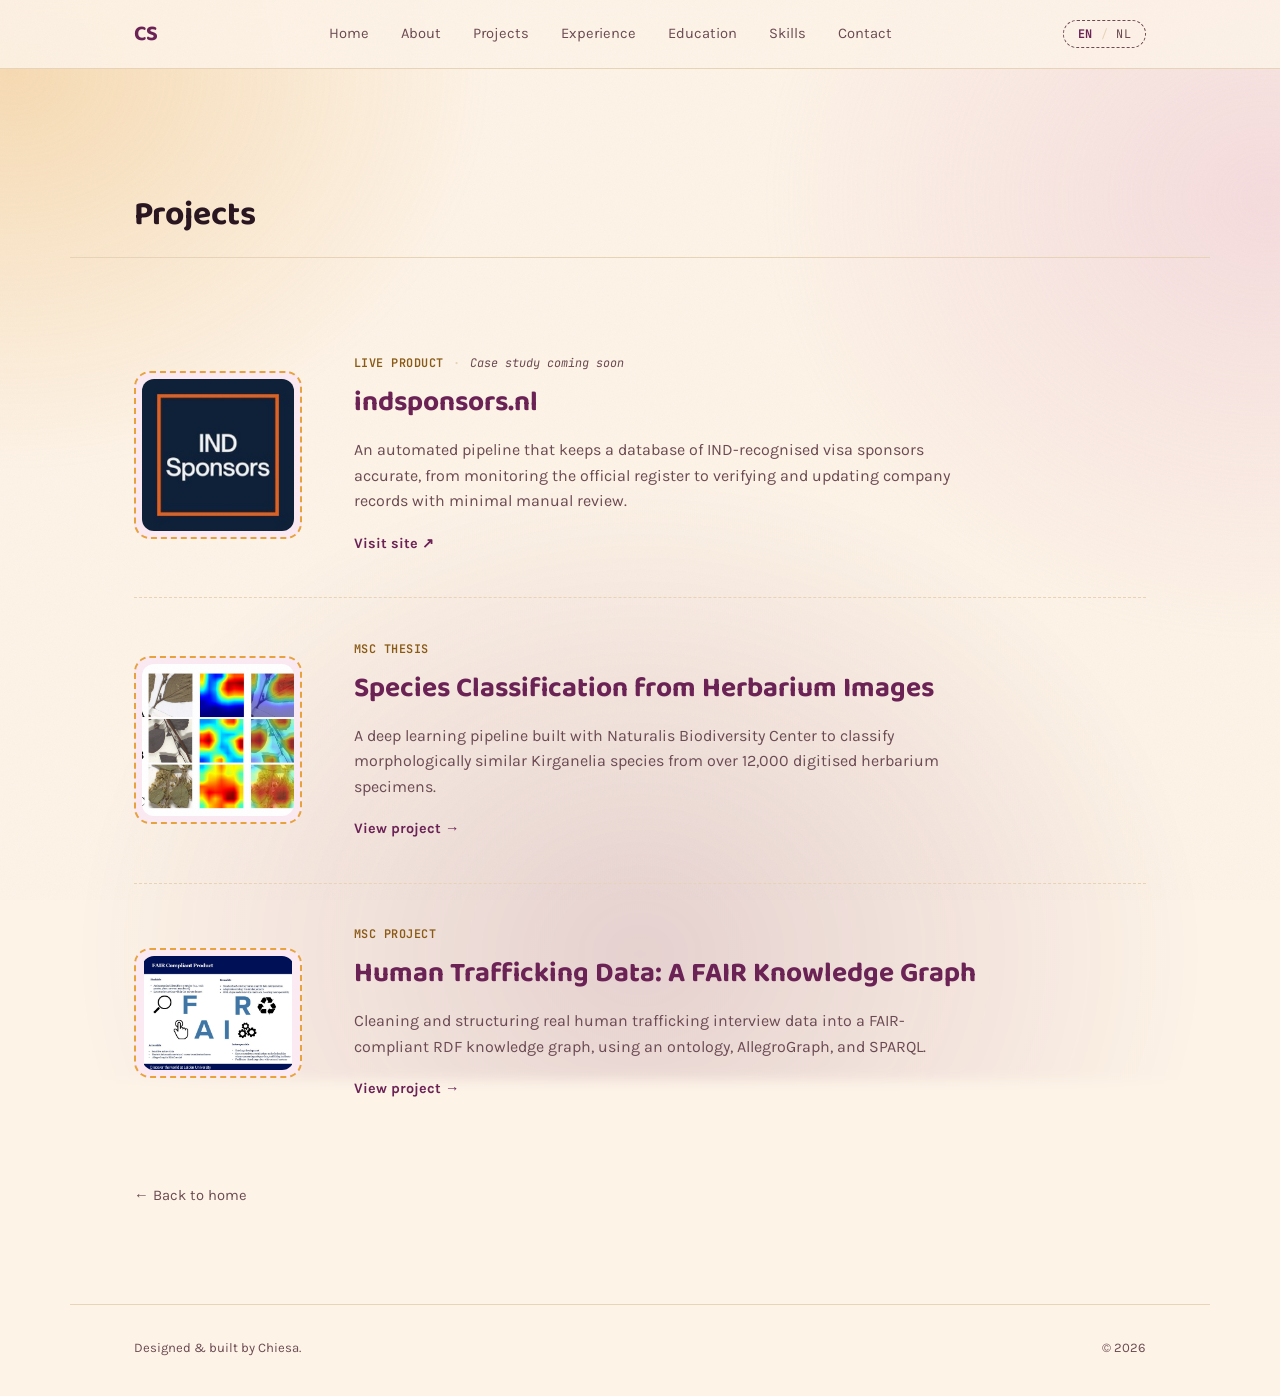
<file: projects.html>
<!doctype html>
<html lang="en" data-lang="en">
<head>
<meta charset="UTF-8">
<meta name="viewport" content="width=device-width, initial-scale=1.0">
<title>Projects | Chiesa Serena</title>
<meta name="description" content="All of Chiesa Serena's projects in one place.">

<link rel="icon" href="assets/img/favicon.svg" type="image/svg+xml">

<link rel="preconnect" href="https://fonts.googleapis.com">
<link rel="preconnect" href="https://fonts.gstatic.com" crossorigin>
<link href="https://fonts.googleapis.com/css2?family=Baloo+2:wght@500;600;700;800&family=Karla:wght@400;500;600;700&family=JetBrains+Mono:wght@500;600;700&display=swap" rel="stylesheet">

<link rel="stylesheet" href="assets/style.css">
</head>
<body>

<div class="aurora-bg" aria-hidden="true"></div>
<div class="grain"></div>

<header class="site-header">
  <div class="wrap header-inner">
    <a href="index.html#top" class="logotype">CS</a>

    <nav class="site-nav" aria-label="Primary">
      <a href="https://aseihcs.github.io/" data-i18n="nav.home">Home</a>
      <a href="index.html#about" data-i18n="nav.about">About</a>
      <a href="index.html#projects" data-i18n="nav.projects">Projects</a>
      <a href="index.html#experience" data-i18n="nav.experience">Experience</a>
      <a href="index.html#education" data-i18n="nav.education">Education</a>
      <a href="index.html#skills" data-i18n="nav.skills">Skills</a>
      <a href="index.html#contact" data-i18n="nav.contact">Contact</a>
    </nav>

    <button class="lang-toggle" id="langToggle" aria-label="Switch language">
      <span class="lang-option is-active" data-lang-btn="en">EN</span>
      <span class="lang-sep">/</span>
      <span class="lang-option" data-lang-btn="nl">NL</span>
    </button>

    <button class="nav-burger" id="navBurger" aria-expanded="false" aria-controls="mobileNav" aria-label="Open menu">
      <span></span><span></span><span></span>
    </button>
  </div>

  <div class="mobile-nav" id="mobileNav">
    <a href="https://aseihcs.github.io/" data-i18n="nav.home">Home</a>
    <a href="index.html#about" data-i18n="nav.about">About</a>
    <a href="index.html#projects" data-i18n="nav.projects">Projects</a>
    <a href="index.html#experience" data-i18n="nav.experience">Experience</a>
    <a href="index.html#education" data-i18n="nav.education">Education</a>
    <a href="index.html#skills" data-i18n="nav.skills">Skills</a>
    <a href="index.html#contact" data-i18n="nav.contact">Contact</a>
  </div>
</header>

<main>

  <!-- PAGE INTRO -->
  <section class="page-intro wrap">
    <h1 class="section-title" data-i18n="projects.page.title">Projects</h1>
  </section>

  <!-- FULL PROJECT LIST -->
  <section class="section projects-full wrap">
    <div class="project-list">

      <article class="project-row project-row--small-visual">
        <div class="project-visual" aria-hidden="true"><img src="assets/img/logos/indsponsors.jpg" alt="" loading="lazy"></div>
        <div class="project-content">
          <p class="project-eyebrow">
            <span data-i18n="proj.indsponsors.tag">Live product</span>
            <span class="dot">·</span>
            <span data-i18n="proj.status.soon">Case study coming soon</span>
          </p>
          <h3 class="project-row-title">indsponsors.nl</h3>
          <p class="project-row-desc" data-i18n="proj.indsponsors.desc">
            An automated pipeline that keeps a database of IND-recognised visa sponsors accurate, from
            monitoring the official register to verifying and updating company records with minimal manual review.
          </p>
          <a href="https://indsponsors.nl" target="_blank" rel="noopener" class="project-link" data-i18n="proj.visit">Visit site ↗</a>
        </div>
      </article>

      <article class="project-row project-row--small-visual">
        <div class="project-visual" aria-hidden="true"><img src="assets/img/thesis/gradcam-examples.jpg" alt="" loading="lazy"></div>
        <div class="project-content">
          <p class="project-eyebrow">
            <span data-i18n="proj.thesis.tag">MSC THESIS</span>
          </p>
          <h3 class="project-row-title"><a href="thesis.html" class="project-title-link" data-i18n="proj.thesis.title">Species Classification from Herbarium Images</a></h3>
          <p class="project-row-desc" data-i18n="proj.thesis.desc">
            A deep learning pipeline built with Naturalis Biodiversity Center to classify morphologically
            similar Kirganelia species from over 12,000 digitised herbarium specimens.
          </p>
          <a href="thesis.html" class="project-link" data-i18n="proj.readcase">View project →</a>
        </div>
      </article>

      <article class="project-row project-row--small-visual">
        <div class="project-visual project-visual-photo" aria-hidden="true"><img src="assets/img/dsip/fair.jpg" alt="" loading="lazy"></div>
        <div class="project-content">
          <p class="project-eyebrow">
            <span data-i18n="proj.dsip.tag">MSC PROJECT</span>
          </p>
          <h3 class="project-row-title"><a href="dsip.html" class="project-title-link" data-i18n="proj.dsip.title">Human Trafficking Data: A FAIR Knowledge Graph</a></h3>
          <p class="project-row-desc" data-i18n="proj.dsip.desc">
            Cleaning and structuring real human trafficking interview data into a FAIR-compliant RDF knowledge graph, using an ontology, AllegroGraph, and SPARQL.
          </p>
          <a href="dsip.html" class="project-link" data-i18n="proj.readcase">View project →</a>
        </div>
      </article>

    </div>

    <a href="index.html#top" class="back-link" data-i18n="projects.back">← Back to home</a>
  </section>

</main>

<footer class="site-footer wrap">
  <p data-i18n="footer.text">Designed &amp; built by Chiesa, in Den Haag.</p>
  <p class="footer-year">© <span id="year"></span></p>
</footer>

<script src="assets/i18n.js"></script>
<script src="assets/main.js"></script>
</body>
</html>
</file>
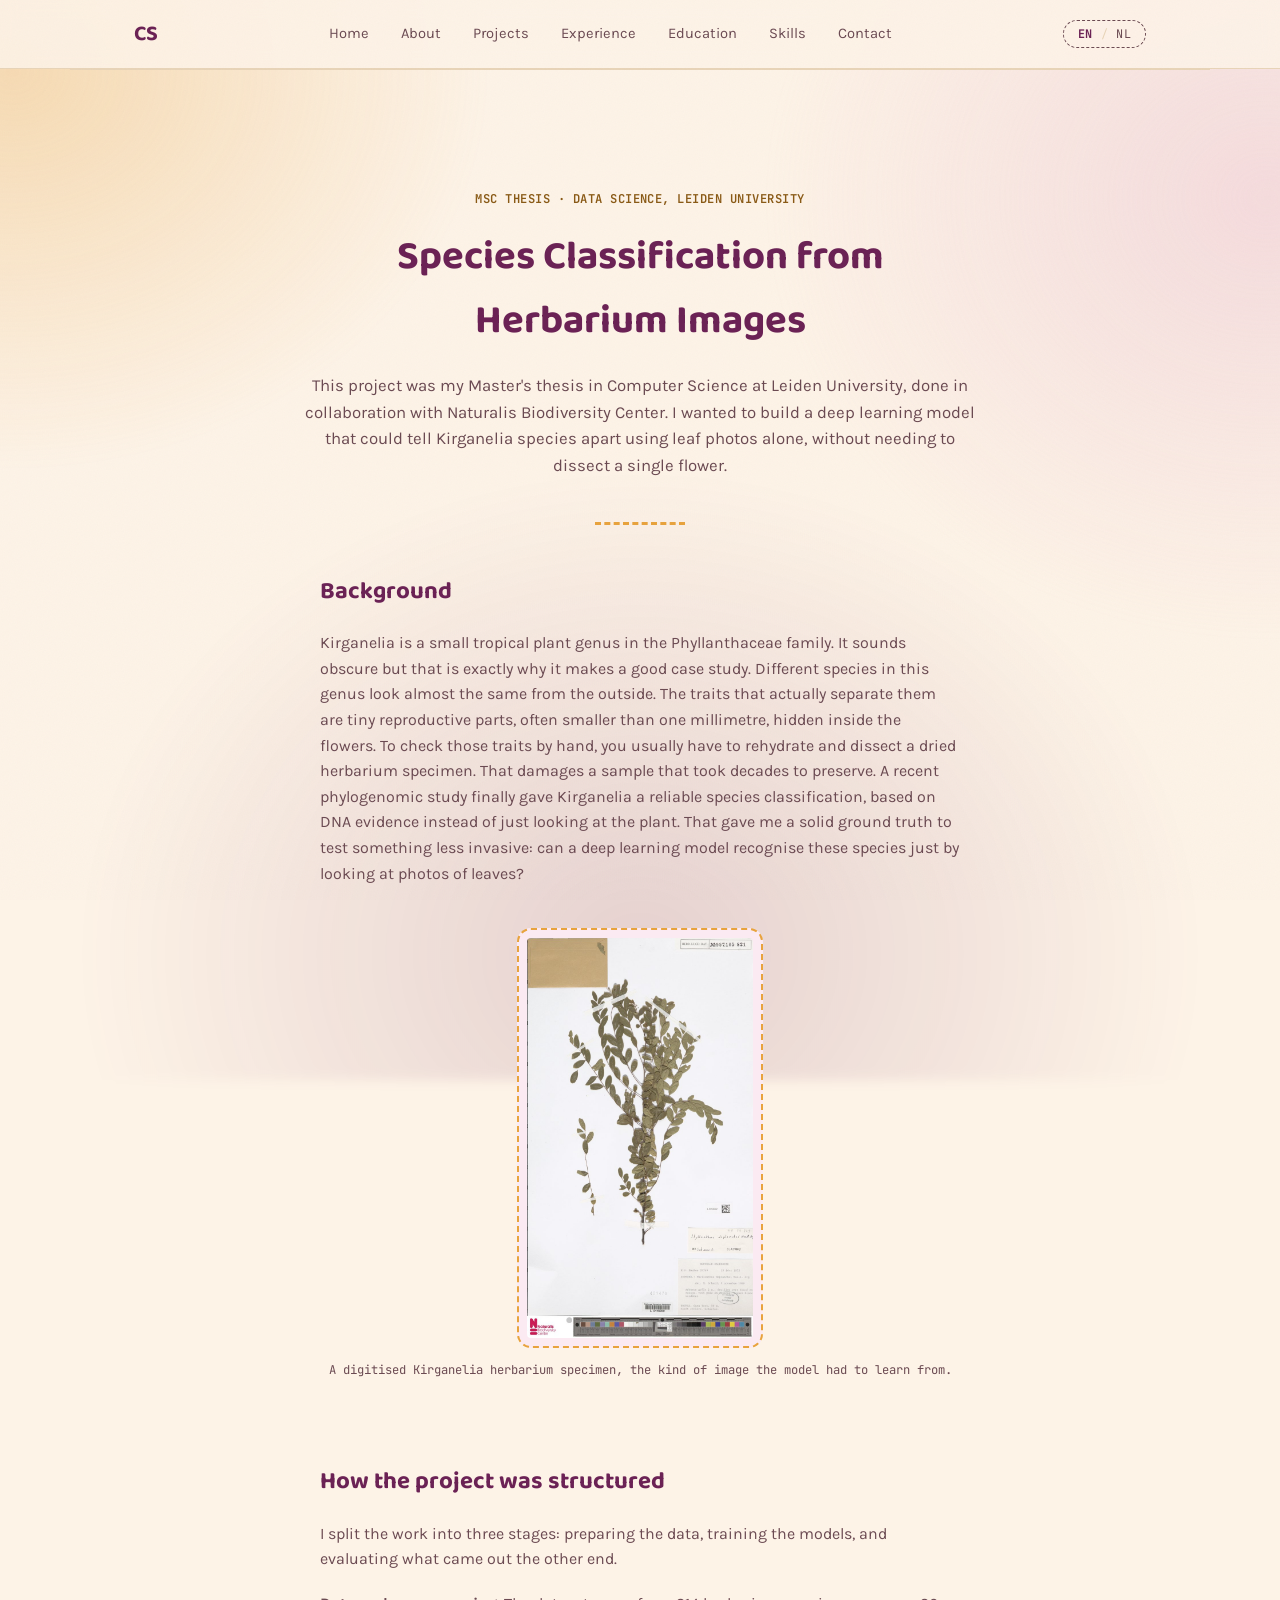
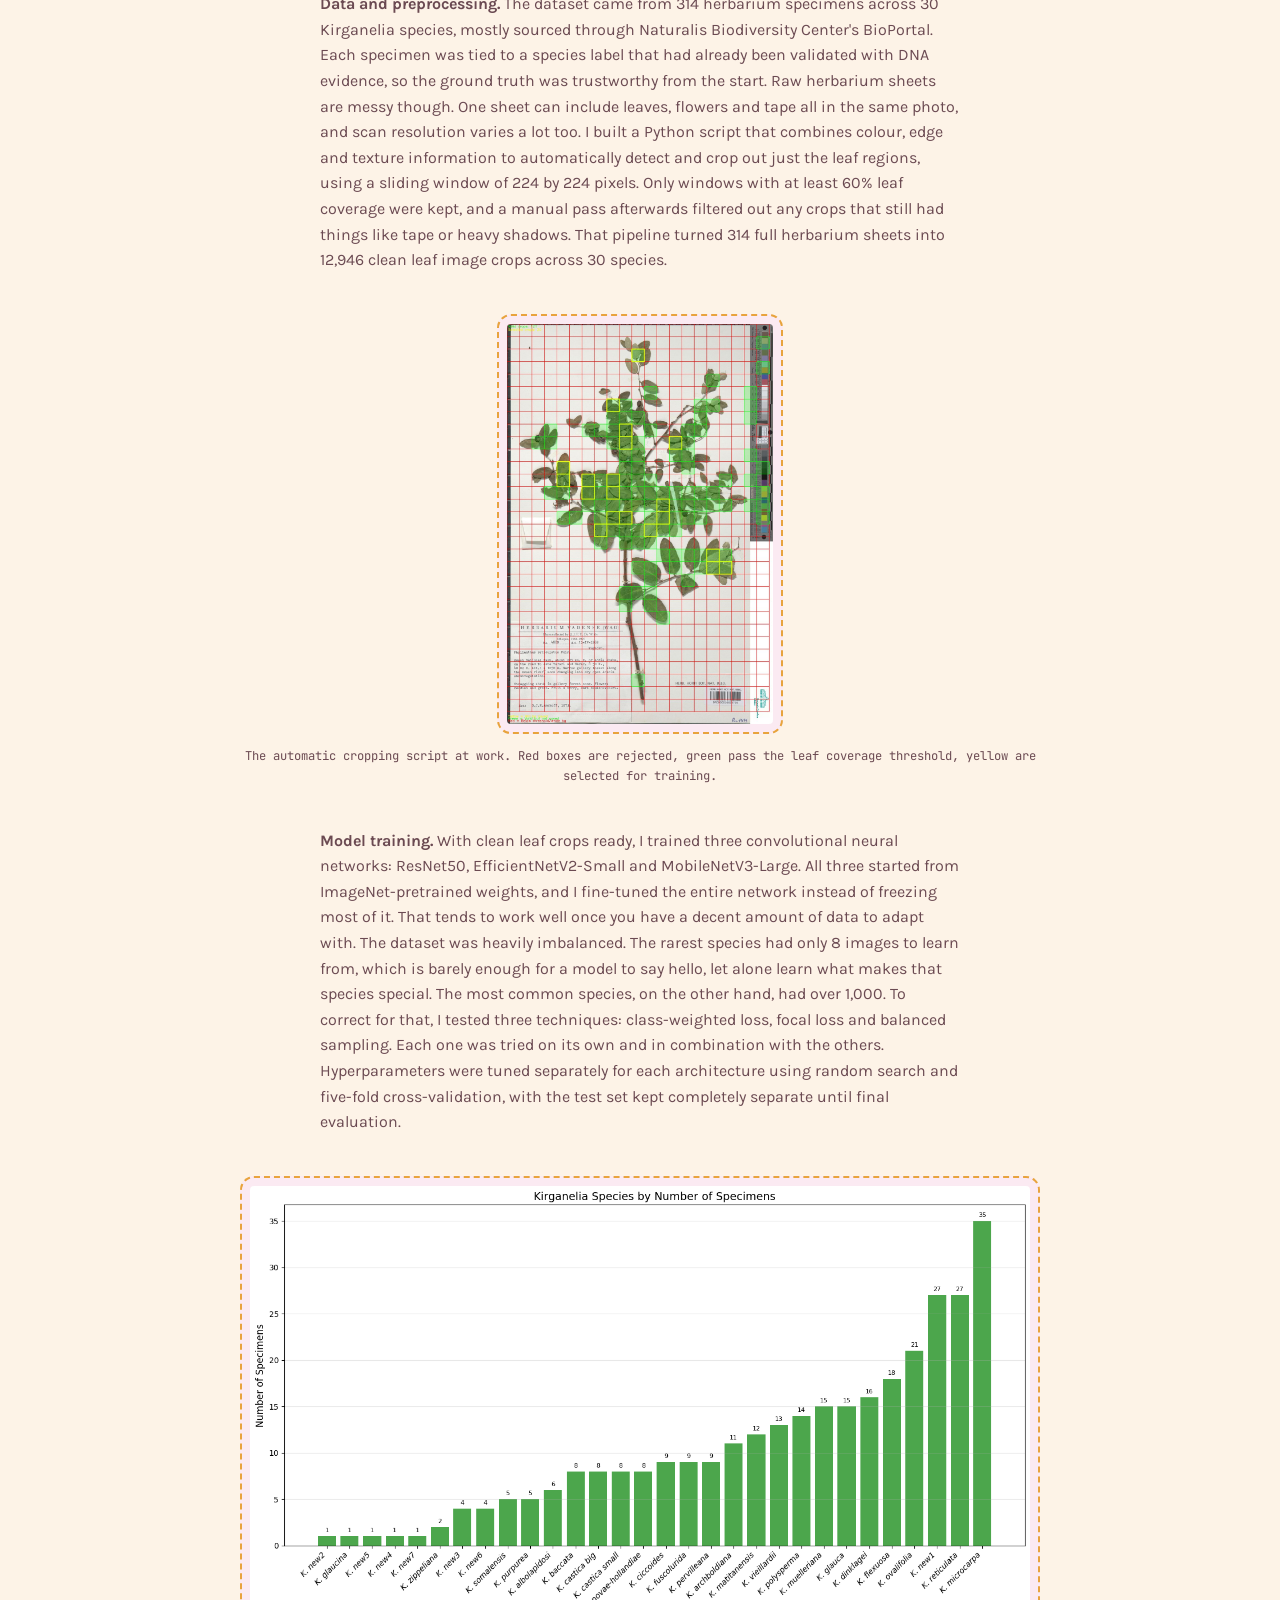
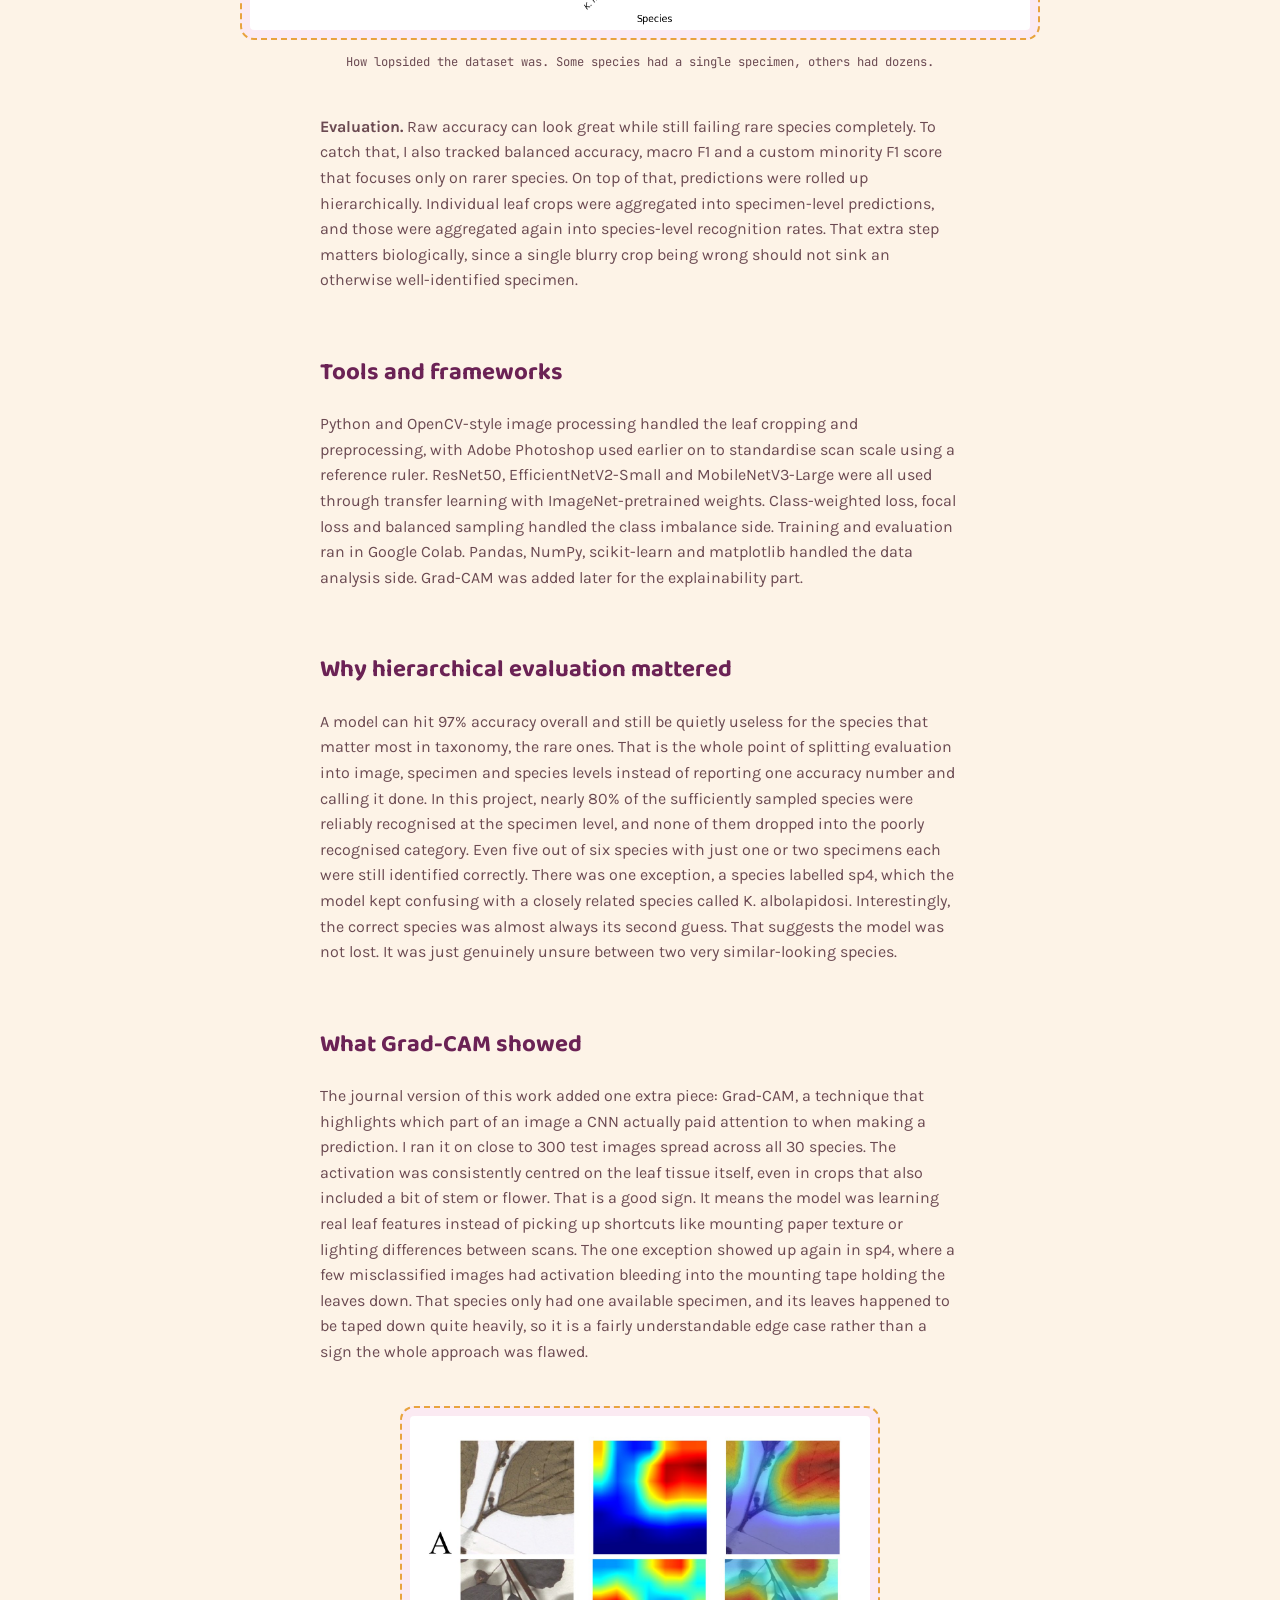
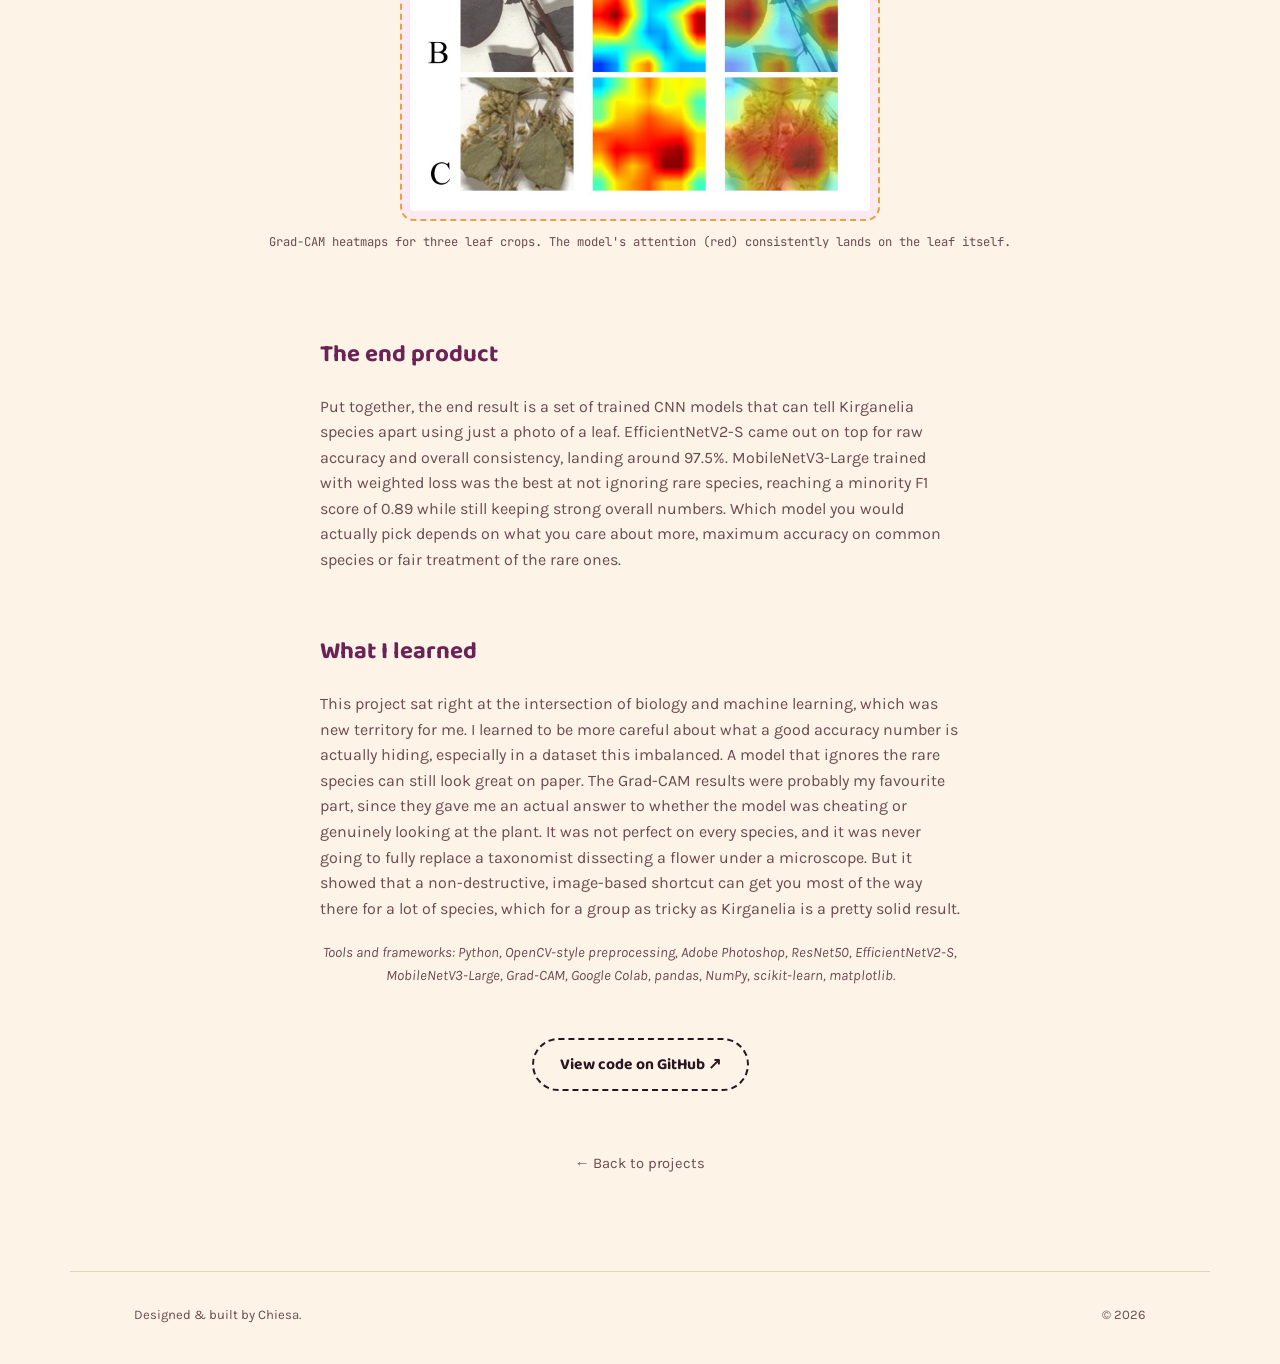
<file: thesis.html>
<!doctype html>
<html lang="en" data-lang="en">
<head>
<meta charset="UTF-8">
<meta name="viewport" content="width=device-width, initial-scale=1.0">
<title>Species Classification from Herbarium Images | Chiesa Serena</title>
<meta name="description" content="Using deep learning and Grad-CAM to classify Kirganelia species from herbarium leaf images, for a Master's thesis at Leiden University with Naturalis Biodiversity Center.">

<link rel="icon" href="assets/img/favicon.svg" type="image/svg+xml">

<link rel="preconnect" href="https://fonts.googleapis.com">
<link rel="preconnect" href="https://fonts.gstatic.com" crossorigin>
<link href="https://fonts.googleapis.com/css2?family=Baloo+2:wght@500;600;700;800&family=Karla:wght@400;500;600;700&family=JetBrains+Mono:wght@500;600;700&display=swap" rel="stylesheet">

<link rel="stylesheet" href="assets/style.css">
</head>
<body>

<div class="aurora-bg" aria-hidden="true"></div>
<div class="grain"></div>

<header class="site-header">
  <div class="wrap header-inner">
    <a href="index.html#top" class="logotype">CS</a>

    <nav class="site-nav" aria-label="Primary">
      <a href="https://aseihcs.github.io/" data-i18n="nav.home">Home</a>
      <a href="index.html#about" data-i18n="nav.about">About</a>
      <a href="index.html#projects" data-i18n="nav.projects">Projects</a>
      <a href="index.html#experience" data-i18n="nav.experience">Experience</a>
      <a href="index.html#education" data-i18n="nav.education">Education</a>
      <a href="index.html#skills" data-i18n="nav.skills">Skills</a>
      <a href="index.html#contact" data-i18n="nav.contact">Contact</a>
    </nav>

    <button class="lang-toggle" id="langToggle" aria-label="Switch language">
      <span class="lang-option is-active" data-lang-btn="en">EN</span>
      <span class="lang-sep">/</span>
      <span class="lang-option" data-lang-btn="nl">NL</span>
    </button>

    <button class="nav-burger" id="navBurger" aria-expanded="false" aria-controls="mobileNav" aria-label="Open menu">
      <span></span><span></span><span></span>
    </button>
  </div>

  <div class="mobile-nav" id="mobileNav">
    <a href="https://aseihcs.github.io/" data-i18n="nav.home">Home</a>
    <a href="index.html#about" data-i18n="nav.about">About</a>
    <a href="index.html#projects" data-i18n="nav.projects">Projects</a>
    <a href="index.html#experience" data-i18n="nav.experience">Experience</a>
    <a href="index.html#education" data-i18n="nav.education">Education</a>
    <a href="index.html#skills" data-i18n="nav.skills">Skills</a>
    <a href="index.html#contact" data-i18n="nav.contact">Contact</a>
  </div>
</header>

<main>

  <section class="section case-study wrap">

    <div class="case-hero">
      <p class="case-eyebrow">MSc Thesis &middot; Data Science, Leiden University</p>
      <h1 class="case-title">Species Classification from Herbarium Images</h1>
      <p class="case-intro">
        This project was my Master's thesis in Computer Science at Leiden University, done in collaboration with Naturalis Biodiversity Center. I wanted to build a deep learning model that could tell Kirganelia species apart using leaf photos alone, without needing to dissect a single flower.
      </p>
      <hr class="case-divider" aria-hidden="true">
    </div>

    <div class="case-body">

      <h2>Background</h2>
      <p>Kirganelia is a small tropical plant genus in the Phyllanthaceae family. It sounds obscure but that is exactly why it makes a good case study. Different species in this genus look almost the same from the outside. The traits that actually separate them are tiny reproductive parts, often smaller than one millimetre, hidden inside the flowers. To check those traits by hand, you usually have to rehydrate and dissect a dried herbarium specimen. That damages a sample that took decades to preserve. A recent phylogenomic study finally gave Kirganelia a reliable species classification, based on DNA evidence instead of just looking at the plant. That gave me a solid ground truth to test something less invasive: can a deep learning model recognise these species just by looking at photos of leaves?</p>

      <figure class="case-figure case-figure--portrait">
        <img src="assets/img/thesis/specimen-example.jpg" alt="Digitised herbarium specimen of a Kirganelia species, showing dried leaves and branches mounted on a herbarium sheet with labels" loading="lazy">
        <figcaption>A digitised Kirganelia herbarium specimen, the kind of image the model had to learn from.</figcaption>
      </figure>

      <h2>How the project was structured</h2>
      <p>I split the work into three stages: preparing the data, training the models, and evaluating what came out the other end.</p>

      <p><strong>Data and preprocessing.</strong> The dataset came from 314 herbarium specimens across 30 Kirganelia species, mostly sourced through Naturalis Biodiversity Center's BioPortal. Each specimen was tied to a species label that had already been validated with DNA evidence, so the ground truth was trustworthy from the start. Raw herbarium sheets are messy though. One sheet can include leaves, flowers and tape all in the same photo, and scan resolution varies a lot too. I built a Python script that combines colour, edge and texture information to automatically detect and crop out just the leaf regions, using a sliding window of 224 by 224 pixels. Only windows with at least 60% leaf coverage were kept, and a manual pass afterwards filtered out any crops that still had things like tape or heavy shadows. That pipeline turned 314 full herbarium sheets into 12,946 clean leaf image crops across 30 species.</p>

      <figure class="case-figure case-figure--portrait">
        <img src="assets/img/thesis/cropping-pipeline.jpg" alt="Herbarium sheet overlaid with a grid of red, green and yellow boxes marking rejected, valid and selected leaf crops from the automatic cropping script" loading="lazy">
        <figcaption>The automatic cropping script at work. Red boxes are rejected, green pass the leaf coverage threshold, yellow are selected for training.</figcaption>
      </figure>

      <p><strong>Model training.</strong> With clean leaf crops ready, I trained three convolutional neural networks: ResNet50, EfficientNetV2-Small and MobileNetV3-Large. All three started from ImageNet-pretrained weights, and I fine-tuned the entire network instead of freezing most of it. That tends to work well once you have a decent amount of data to adapt with. The dataset was heavily imbalanced. The rarest species had only 8 images to learn from, which is barely enough for a model to say hello, let alone learn what makes that species special. The most common species, on the other hand, had over 1,000. To correct for that, I tested three techniques: class-weighted loss, focal loss and balanced sampling. Each one was tried on its own and in combination with the others. Hyperparameters were tuned separately for each architecture using random search and five-fold cross-validation, with the test set kept completely separate until final evaluation.</p>

      <figure class="case-figure">
        <img src="assets/img/thesis/species-distribution.png" alt="Bar chart of the number of specimens per Kirganelia species, ranging from 1 specimen for the rarest species to 35 for the most common" loading="lazy">
        <figcaption>How lopsided the dataset was. Some species had a single specimen, others had dozens.</figcaption>
      </figure>

      <p><strong>Evaluation.</strong> Raw accuracy can look great while still failing rare species completely. To catch that, I also tracked balanced accuracy, macro F1 and a custom minority F1 score that focuses only on rarer species. On top of that, predictions were rolled up hierarchically. Individual leaf crops were aggregated into specimen-level predictions, and those were aggregated again into species-level recognition rates. That extra step matters biologically, since a single blurry crop being wrong should not sink an otherwise well-identified specimen.</p>

      <h2>Tools and frameworks</h2>
      <p>Python and OpenCV-style image processing handled the leaf cropping and preprocessing, with Adobe Photoshop used earlier on to standardise scan scale using a reference ruler. ResNet50, EfficientNetV2-Small and MobileNetV3-Large were all used through transfer learning with ImageNet-pretrained weights. Class-weighted loss, focal loss and balanced sampling handled the class imbalance side. Training and evaluation ran in Google Colab. Pandas, NumPy, scikit-learn and matplotlib handled the data analysis side. Grad-CAM was added later for the explainability part.</p>

      <h2>Why hierarchical evaluation mattered</h2>
      <p>A model can hit 97% accuracy overall and still be quietly useless for the species that matter most in taxonomy, the rare ones. That is the whole point of splitting evaluation into image, specimen and species levels instead of reporting one accuracy number and calling it done. In this project, nearly 80% of the sufficiently sampled species were reliably recognised at the specimen level, and none of them dropped into the poorly recognised category. Even five out of six species with just one or two specimens each were still identified correctly. There was one exception, a species labelled sp4, which the model kept confusing with a closely related species called K. albolapidosi. Interestingly, the correct species was almost always its second guess. That suggests the model was not lost. It was just genuinely unsure between two very similar-looking species.</p>

      <h2>What Grad-CAM showed</h2>
      <p>The journal version of this work added one extra piece: Grad-CAM, a technique that highlights which part of an image a CNN actually paid attention to when making a prediction. I ran it on close to 300 test images spread across all 30 species. The activation was consistently centred on the leaf tissue itself, even in crops that also included a bit of stem or flower. That is a good sign. It means the model was learning real leaf features instead of picking up shortcuts like mounting paper texture or lighting differences between scans. The one exception showed up again in sp4, where a few misclassified images had activation bleeding into the mounting tape holding the leaves down. That species only had one available specimen, and its leaves happened to be taped down quite heavily, so it is a fairly understandable edge case rather than a sign the whole approach was flawed.</p>

      <figure class="case-figure case-figure--compact">
        <img src="assets/img/thesis/gradcam-examples.jpg" alt="Grad-CAM visualisations for three Kirganelia leaf crops, each showing the original image, the heatmap, and the overlay, with activation concentrated on the leaf tissue" loading="lazy">
        <figcaption>Grad-CAM heatmaps for three leaf crops. The model's attention (red) consistently lands on the leaf itself.</figcaption>
      </figure>

      <h2>The end product</h2>
      <p>Put together, the end result is a set of trained CNN models that can tell Kirganelia species apart using just a photo of a leaf. EfficientNetV2-S came out on top for raw accuracy and overall consistency, landing around 97.5%. MobileNetV3-Large trained with weighted loss was the best at not ignoring rare species, reaching a minority F1 score of 0.89 while still keeping strong overall numbers. Which model you would actually pick depends on what you care about more, maximum accuracy on common species or fair treatment of the rare ones.</p>

      <h2>What I learned</h2>
      <p>This project sat right at the intersection of biology and machine learning, which was new territory for me. I learned to be more careful about what a good accuracy number is actually hiding, especially in a dataset this imbalanced. A model that ignores the rare species can still look great on paper. The Grad-CAM results were probably my favourite part, since they gave me an actual answer to whether the model was cheating or genuinely looking at the plant. It was not perfect on every species, and it was never going to fully replace a taxonomist dissecting a flower under a microscope. But it showed that a non-destructive, image-based shortcut can get you most of the way there for a lot of species, which for a group as tricky as Kirganelia is a pretty solid result.</p>

      <p class="case-tools"><em>Tools and frameworks: Python, OpenCV-style preprocessing, Adobe Photoshop, ResNet50, EfficientNetV2-S, MobileNetV3-Large, Grad-CAM, Google Colab, pandas, NumPy, scikit-learn, matplotlib.</em></p>

    </div>

    <div class="case-footer-actions">
      <a href="https://github.com/aseihcs/kirganelia-species-classification" target="_blank" rel="noopener" class="btn btn-ghost">View code on GitHub ↗</a>
      <a href="projects.html" class="back-link">← Back to projects</a>
    </div>

  </section>

</main>

<footer class="site-footer wrap">
  <p data-i18n="footer.text">Designed &amp; built by Chiesa.</p>
  <p class="footer-year">© <span id="year"></span></p>
</footer>

<script src="assets/i18n.js"></script>
<script src="assets/main.js"></script>
</body>
</html>
</file>
<file: assets/style.css>
/* =========================================================
   Chiesa Serena, Portfolio
   Design direction: Bold & Bright
   ========================================================= */

:root {
  /* palette */
  --ink:        #2A1620;
  --ink-soft:   #6B4A52;
  --paper:      #FDF3E7;
  --paper-dim:  #F5E2C8;
  --plum:       #6B2255;
  --plum-deep:  #4A1739;
  --lavender:   #E8B8CE;
  --lavender-dim: #FBEAF2;
  --rule:       #E8D4B8;
  --marigold:      #E8A33D;
  --marigold-deep: #8A5A16;
  --marigold-dim:  #F6DFB0;

  --display: "Baloo 2", "Segoe UI", sans-serif;
  --sans: "Karla", -apple-system, BlinkMacSystemFont, "Segoe UI", sans-serif;
  --mono: "JetBrains Mono", "SFMono-Regular", Menlo, monospace;

  --wrap-max: 1140px;
  --edge: clamp(24px, 6vw, 64px);
}

* { box-sizing: border-box; }

html {
  scroll-behavior: smooth;
}

body {
  margin: 0;
  background: var(--paper);
  color: var(--ink);
  font-family: var(--sans);
  font-size: 16px;
  line-height: 1.6;
  -webkit-font-smoothing: antialiased;
}

@media (prefers-reduced-motion: reduce) {
  html { scroll-behavior: auto; }
  * { animation-duration: 0.001ms !important; transition-duration: 0.001ms !important; }
}

.wrap {
  max-width: var(--wrap-max);
  margin: 0 auto;
  padding-left: var(--edge);
  padding-right: var(--edge);
}

/* subtle paper grain, purely decorative, very low opacity */
.grain {
  position: fixed;
  inset: 0;
  pointer-events: none;
  z-index: 999;
  opacity: 0.035;
  mix-blend-mode: multiply;
  background-image: url("data:image/svg+xml,%3Csvg xmlns='http://www.w3.org/2000/svg' width='140' height='140'%3E%3Cfilter id='n'%3E%3CfeTurbulence type='fractalNoise' baseFrequency='0.85' numOctaves='2' stitchTiles='stitch'/%3E%3C/filter%3E%3Crect width='100%25' height='100%25' filter='url(%23n)'/%3E%3C/svg%3E");
}

/* soft drifting aurora blobs behind all page content */
.aurora-bg {
  position: fixed;
  inset: -20%;
  z-index: -1;
  pointer-events: none;
  background:
    radial-gradient(38% 45% at 15% 20%, rgba(232, 163, 61, 0.30), transparent 70%),
    radial-gradient(40% 50% at 85% 30%, rgba(232, 184, 206, 0.40), transparent 70%),
    radial-gradient(45% 55% at 50% 90%, rgba(107, 34, 85, 0.16), transparent 70%);
  filter: blur(6px);
  animation: aurora-drift 16s ease-in-out infinite alternate;
}

@keyframes aurora-drift {
  0%   { transform: translate(0, 0) scale(1); }
  50%  { transform: translate(3%, -4%) scale(1.06); }
  100% { transform: translate(-3%, 3%) scale(1); }
}

@media (prefers-reduced-motion: reduce) {
  .aurora-bg { animation: none; }
}

a { color: inherit; }

h1, h2, h3 {
  font-family: var(--display);
  font-weight: 700;
  color: var(--ink);
  margin: 0;
}

/* -------------------- header -------------------- */

.site-header {
  position: sticky;
  top: 0;
  z-index: 100;
  background: rgba(253, 243, 231, 0.88);
  backdrop-filter: blur(8px);
  border-bottom: 1px solid var(--rule);
}

.header-inner {
  display: flex;
  align-items: center;
  justify-content: space-between;
  height: 68px;
}

.logotype {
  font-family: var(--display);
  font-weight: 700;
  font-size: 1.35rem;
  text-decoration: none;
  color: var(--plum);
  letter-spacing: 0.01em;
}

.site-nav {
  display: flex;
  gap: 2rem;
}

.site-nav a {
  text-decoration: none;
  font-size: 0.92rem;
  color: var(--ink-soft);
  position: relative;
  padding: 4px 0;
  transition: color 0.2s ease;
}

.site-nav a:hover { color: var(--plum); }

.site-nav a::after {
  content: "";
  position: absolute;
  left: 0; right: 100%;
  bottom: 0;
  height: 2px;
  background: var(--marigold);
  transition: right 0.25s ease;
}

.site-nav a:hover::after { right: 0; }

.lang-toggle {
  display: flex;
  align-items: center;
  gap: 6px;
  background: none;
  border: 1px dashed var(--ink-soft);
  border-radius: 999px;
  padding: 5px 12px;
  font-family: var(--mono);
  font-size: 0.74rem;
  letter-spacing: 0.04em;
  cursor: pointer;
  color: var(--ink-soft);
}

.lang-option { padding: 0 2px; transition: color 0.2s ease; }
.lang-option.is-active { color: var(--plum); font-weight: 700; }
.lang-sep { color: var(--rule); }

.nav-burger {
  display: none;
  flex-direction: column;
  justify-content: center;
  gap: 5px;
  width: 32px;
  height: 32px;
  background: none;
  border: none;
  cursor: pointer;
}

.nav-burger span {
  display: block;
  height: 2px;
  background: var(--ink);
  border-radius: 2px;
}

.mobile-nav {
  display: none;
  flex-direction: column;
  padding: 0 var(--edge) 20px;
  border-bottom: 1px solid var(--rule);
}

.mobile-nav a {
  text-decoration: none;
  color: var(--ink-soft);
  padding: 10px 0;
  font-size: 0.98rem;
  border-top: 1px solid var(--rule);
}

.mobile-nav.is-open { display: flex; }

@media (max-width: 760px) {
  .site-nav { display: none; }
  .nav-burger { display: flex; }
}

/* -------------------- hero -------------------- */

.hero {
  padding-top: clamp(72px, 14vw, 140px);
  padding-bottom: clamp(56px, 10vw, 96px);
}

.hero-grid {
  display: grid;
  grid-template-columns: 240px 1fr;
  gap: clamp(32px, 6vw, 68px);
  align-items: center;
}

.hero-centered .hero-grid {
  display: flex;
  flex-direction: column;
  align-items: center;
  text-align: center;
  gap: 0;
}

.hero-centered .hero-photo {
  width: 172px;
  margin-bottom: 1.8rem;
}

.hero-centered .hero-role-list {
  justify-content: center;
}

.hero-centered .hero-lede {
  margin-left: auto;
  margin-right: auto;
}

.hero-centered .hero-actions {
  justify-content: center;
}

.hero-photo {
  margin: 0;
  width: 100%;
  aspect-ratio: 1 / 1;
  border-radius: 50%;
  border: 2px dashed var(--marigold);
  padding: 6px;
  background: var(--lavender-dim);
}

.hero-photo img {
  display: block;
  width: 100%;
  height: 100%;
  object-fit: cover;
  border-radius: 50%;
  filter: grayscale(6%);
}

.hero-greeting {
  font-size: 1.05rem;
  margin: 0 0 0.6rem;
  color: var(--ink-soft);
}

.hero-name {
  font-size: clamp(2.3rem, 5.4vw, 3.6rem);
  line-height: 1.1;
  letter-spacing: -0.01em;
  color: var(--plum);
  font-weight: 800;
}

.hero-role-list {
  list-style: none;
  margin: 0.9rem 0 0;
  padding: 0;
  display: flex;
  flex-wrap: wrap;
  gap: 10px;
}

.hero-role-list li {
  font-family: var(--mono);
  font-size: 0.76rem;
  letter-spacing: 0.03em;
  text-transform: uppercase;
  font-weight: 600;
  color: var(--marigold-deep);
  background: var(--lavender-dim);
  border: 1.5px dashed var(--marigold-deep);
  border-radius: 999px;
  padding: 7px 16px;
}

.hero-lede {
  margin-top: 1.4rem;
  max-width: 52ch;
  font-size: 1.08rem;
  color: var(--ink-soft);
}

.hero-actions {
  margin-top: 2rem;
  display: flex;
  gap: 14px;
  flex-wrap: wrap;
}

@media (max-width: 700px) {
  .hero-lede {
    max-width: 46ch;
  }
}

.btn {
  display: inline-flex;
  align-items: center;
  padding: 12px 26px;
  border-radius: 999px;
  text-decoration: none;
  font-family: var(--display);
  font-size: 0.98rem;
  font-weight: 700;
  transition: transform 0.2s ease, background 0.2s ease, border-color 0.2s ease;
}

.btn-primary {
  background: var(--plum);
  color: var(--paper);
}
.btn-primary:hover { background: var(--plum-deep); transform: translateY(-1px); }

.btn-ghost {
  background: none;
  border: 2px dashed var(--ink);
  color: var(--ink);
  cursor: pointer;
}
.btn-ghost:hover { border-color: var(--plum); color: var(--plum); transform: translateY(-1px); }

/* -------------------- section scaffolding -------------------- */

.section {
  padding-top: clamp(56px, 9vw, 96px);
  padding-bottom: clamp(56px, 9vw, 96px);
  border-top: 1px solid var(--rule);
}

.section-head {
  display: flex;
  align-items: baseline;
  gap: 14px;
  margin-bottom: 2.2rem;
}

.section-number {
  font-size: 1.3rem;
  line-height: 1;
  filter: grayscale(15%);
}

.section-title {
  font-size: clamp(1.6rem, 3.2vw, 2.1rem);
}

.section-intro {
  max-width: 56ch;
  color: var(--ink-soft);
  margin: -1.2rem 0 2.4rem;
}

/* one-time entrance on load, hero only, no scroll dependency,
   so content is never gated on JS or intersection timing */
@keyframes rise-in {
  from { opacity: 0; transform: translateY(10px); }
  to   { opacity: 1; transform: translateY(0); }
}

.hero-photo,
.hero-greeting,
.hero-name,
.hero-role-list,
.hero-lede,
.hero-actions {
  animation: rise-in 0.6s ease both;
}
.hero-greeting { animation-delay: 0.02s; }
.hero-name    { animation-delay: 0.08s; }
.hero-role-list { animation-delay: 0.14s; }
.hero-lede    { animation-delay: 0.2s; }
.hero-actions { animation-delay: 0.26s; }

/* -------------------- about -------------------- */

.about-body {
  display: flex;
  flex-direction: column;
  align-items: center;
}

.about-body .about-photo-slot {
  width: 220px;
  max-width: 60%;
  aspect-ratio: 1 / 1;
  border-radius: 50%;
  border-color: var(--marigold);
  margin-bottom: 2.4rem;
}

.about-text {
  max-width: 68ch;
  width: 100%;
}

.about-text p {
  margin: 0 0 1.2rem;
  color: var(--ink-soft);
  font-size: 1.05rem;
}
.about-text p:last-child { margin-bottom: 0; }

.about-more-actions {
  margin: 0 0 1.4rem;
  text-align: center;
}

.about-more-btn[hidden] {
  display: none;
}

.about-more p:last-child { margin-bottom: 0; }

.about-photo-slot {
  width: 100%;
  aspect-ratio: 3 / 4;
  border-radius: 16px;
  border: 2px dashed var(--rule);
  background: var(--lavender-dim);
  display: flex;
  align-items: center;
  justify-content: center;
  text-align: center;
  padding: 1.2rem;
}

.about-photo-slot span {
  font-family: var(--mono);
  font-size: 0.72rem;
  letter-spacing: 0.03em;
  text-transform: uppercase;
  color: var(--ink-soft);
}

@media (max-width: 700px) {
  .about-body .about-photo-slot {
    width: 160px;
    margin-bottom: 1.8rem;
  }
}

/* -------------------- experience / timeline -------------------- */

.timeline {
  list-style: none;
  margin: 0;
  padding: 0;
  border-left: 2px dashed var(--rule);
}

.timeline-item {
  display: grid;
  grid-template-columns: 100px 1fr;
  gap: clamp(16px, 4vw, 32px);
  padding: 1.8rem 0 1.8rem clamp(20px, 4vw, 40px);
  position: relative;
}

.timeline-item::before {
  content: "";
  position: absolute;
  left: -6px;
  top: 2.2rem;
  width: 10px;
  height: 10px;
  border-radius: 50%;
  background: var(--marigold);
  box-shadow: 0 0 0 3px var(--paper);
}

.timeline-when {
  padding-top: 0.2rem;
  display: flex;
  flex-direction: column;
  gap: 14px;
}

.timeline-logo {
  width: 100%;
  max-width: 84px;
  aspect-ratio: 1 / 1;
  object-fit: contain;
  border-radius: 14px;
  background: var(--paper);
  border: 1px dashed var(--rule);
  padding: 10px;
}

.timeline-dates {
  font-family: var(--mono);
  font-size: 0.76rem;
  text-transform: uppercase;
  color: var(--ink-soft);
  letter-spacing: 0.01em;
  line-height: 1.4;
  display: inline-block;
}

.timeline-role {
  font-size: 1.2rem;
  margin-bottom: 0.3rem;
}

.timeline-org {
  margin: 0 0 0.7rem;
  font-size: 0.95rem;
  font-weight: 600;
  color: var(--plum);
}

@media (max-width: 640px) {
  .timeline-when {
    flex-direction: row;
    align-items: center;
    gap: 16px;
  }
  .timeline-logo {
    max-width: 56px;
  }
}

.org-link {
  color: var(--plum);
  text-decoration: none;
  border-bottom: 1px solid var(--lavender);
  transition: border-color 0.2s ease, color 0.2s ease;
}
.org-link:hover {
  border-color: var(--plum);
  color: var(--plum-deep);
}

.timeline-org-sub {
  font-weight: 400;
  color: var(--ink-soft);
}

.timeline-list {
  margin: 0;
  padding-left: 1.15em;
  max-width: none;
  color: var(--ink-soft);
}

.timeline-list li {
  margin: 0 0 0.55em;
  padding-left: 0.3em;
}
.timeline-list li::marker {
  color: var(--marigold-deep);
}
.timeline-list li:last-child {
  margin-bottom: 0;
}

@media (max-width: 640px) {
  .timeline-item {
    grid-template-columns: 1fr;
    gap: 6px;
  }
}

/* -------------------- education -------------------- */

.education-list {
  display: flex;
  flex-direction: column;
  gap: 1.6rem;
}

.education-item {
  display: grid;
  grid-template-columns: 56px 1fr;
  gap: clamp(16px, 4vw, 28px);
  align-items: start;
}

.edu-logo {
  width: 56px;
  height: 56px;
  object-fit: contain;
  border-radius: 12px;
  background: var(--paper);
  border: 1px dashed var(--rule);
  padding: 6px;
}

.edu-degree {
  font-size: 1.1rem;
  margin-bottom: 0.2rem;
}

.edu-institution {
  margin: 0 0 0.3rem;
  font-size: 0.95rem;
  font-weight: 600;
  color: var(--plum);
}

.edu-dates {
  font-family: var(--mono);
  font-size: 0.76rem;
  text-transform: uppercase;
  color: var(--ink-soft);
  letter-spacing: 0.01em;
}

.edu-detail {
  margin: 0.5rem 0 0;
  color: var(--ink-soft);
  font-size: 0.94rem;
}

@media (max-width: 480px) {
  .education-item {
    grid-template-columns: 44px 1fr;
  }
  .edu-logo {
    width: 44px;
    height: 44px;
  }
}

/* -------------------- projects -------------------- */

.project-grid {
  display: grid;
  grid-template-columns: repeat(3, 1fr);
  gap: 22px;
}

.project-card {
  border: 1px dashed var(--rule);
  border-radius: 12px;
  padding: 1.8rem 1.6rem;
  background: var(--lavender-dim);
  display: flex;
  flex-direction: column;
  gap: 0.9rem;
  transition: border-color 0.25s ease, transform 0.25s ease, background 0.25s ease;
}

.project-card:hover {
  border-color: var(--plum);
  transform: translateY(-3px);
}

.project-card-top {
  display: flex;
  justify-content: space-between;
  align-items: center;
  gap: 8px;
  flex-wrap: wrap;
}

.project-tag {
  font-family: var(--mono);
  font-size: 0.7rem;
  letter-spacing: 0.04em;
  text-transform: uppercase;
  font-weight: 600;
  color: var(--marigold-deep);
  background: var(--paper);
  border: 1px dashed var(--marigold-deep);
  padding: 4px 9px;
  border-radius: 6px;
}

.project-status {
  font-size: 0.72rem;
  color: var(--ink-soft);
  font-style: italic;
}

.project-title {
  font-size: 1.25rem;
  line-height: 1.3;
}

.project-desc {
  margin: 0;
  color: var(--ink-soft);
  font-size: 0.94rem;
  flex-grow: 1;
}

.project-link {
  font-size: 0.9rem;
  font-weight: 700;
  color: var(--plum);
  text-decoration: none;
  width: fit-content;
}
.project-link:hover { text-decoration: underline; }

.project-title-link {
  color: inherit;
  text-decoration: none;
}
.project-title-link:hover { color: var(--plum); text-decoration: underline; }

@media (max-width: 860px) {
  .project-grid { grid-template-columns: 1fr; }
}

.section-footer-action {
  margin-top: 2.2rem;
  text-align: center;
}

/* dedicated /projects.html page intro (no hero on that page) */
.page-intro {
  padding-top: clamp(72px, 12vw, 120px);
}

.page-intro .section-title {
  margin-bottom: 0.9rem;
}

.page-intro .section-intro {
  margin-top: 0;
}

.back-link {
  display: inline-block;
  margin-top: 2.6rem;
  color: var(--ink-soft);
  text-decoration: none;
  font-size: 0.92rem;
}
.back-link:hover { color: var(--plum); }

/* -------------------- project list (stacked rows, projects.html) -------------------- */

.project-list {
  display: flex;
  flex-direction: column;
}

.project-row {
  display: grid;
  grid-template-columns: 220px 1fr;
  gap: clamp(28px, 5vw, 52px);
  padding: 2.6rem 0;
  border-bottom: 1px dashed var(--rule);
  align-items: center;
}
.project-row:first-child { padding-top: 0; }
.project-row:last-child { border-bottom: none; }

.project-visual {
  width: 100%;
  aspect-ratio: 1 / 1;
  border-radius: 16px;
  background: var(--lavender-dim);
  border: 2px dashed var(--marigold);
  padding: 6px;
  display: flex;
  align-items: center;
  justify-content: center;
  overflow: hidden;
  transition: background 0.25s ease, border-color 0.25s ease;
}

.project-row--small-visual {
  grid-template-columns: 168px 1fr;
}

.project-visual-icon {
  font-size: 3rem;
  filter: grayscale(10%);
}

.project-visual img {
  width: 100%;
  height: 100%;
  object-fit: cover;
  border-radius: 12px;
}

.project-visual-photo {
  aspect-ratio: 993 / 771;
}
.project-visual-photo img {
  object-fit: contain;
}

.project-eyebrow {
  margin: 0 0 0.5rem;
  font-family: var(--mono);
  font-size: 0.74rem;
  letter-spacing: 0.04em;
  text-transform: uppercase;
  font-weight: 600;
  color: var(--marigold-deep);
}
.project-eyebrow .dot {
  color: var(--rule);
  margin: 0 2px;
}
.project-eyebrow span:last-child:not(:only-child) {
  color: var(--ink-soft);
  font-weight: 400;
  font-style: italic;
  text-transform: none;
  letter-spacing: 0;
}

.project-row-title {
  font-size: clamp(1.35rem, 2.6vw, 1.75rem);
  margin-bottom: 0.7rem;
  color: var(--plum);
}

.project-row-desc {
  margin: 0 0 1rem;
  color: var(--ink-soft);
  max-width: 62ch;
}

@media (max-width: 700px) {
  .project-row {
    grid-template-columns: 1fr;
  }
  .project-visual {
    max-width: 140px;
    aspect-ratio: 1 / 1;
  }
  .project-visual-photo {
    max-width: 100%;
    aspect-ratio: 1401 / 642;
  }
  .project-row--small-visual .project-visual {
    max-width: 110px;
  }
}

/* -------------------- case study (dsip.html) -------------------- */

.case-study {
  padding-top: clamp(72px, 12vw, 120px);
}

.case-hero {
  text-align: center;
  max-width: 68ch;
  margin: 0 auto;
}

.case-eyebrow {
  font-family: var(--mono);
  font-size: 0.76rem;
  letter-spacing: 0.04em;
  text-transform: uppercase;
  font-weight: 600;
  color: var(--marigold-deep);
  margin: 0 0 1rem;
}

.case-title {
  font-size: clamp(1.7rem, 3.6vw, 2.5rem);
  color: var(--plum);
  margin-bottom: 1.2rem;
}

.case-intro {
  color: var(--ink-soft);
  font-size: 1.05rem;
  margin: 0;
}

.case-divider {
  width: 90px;
  height: 0;
  margin: 2.6rem auto 3rem;
  border: none;
  border-top: 3px dashed var(--marigold);
}

.case-body {
  max-width: 800px;
  margin: 0 auto;
}

.case-body h2,
.case-body p {
  max-width: 640px;
  margin-left: auto;
  margin-right: auto;
}

.case-body h2 {
  text-align: left;
  font-size: clamp(1.25rem, 2.2vw, 1.5rem);
  color: var(--plum);
  padding-top: 2.6rem;
  margin-top: 0;
  margin-bottom: 1.2rem;
}

.case-body h2:first-child {
  padding-top: 0;
}

.case-body p {
  color: var(--ink-soft);
  margin-bottom: 1.2rem;
}

.case-body p:last-child {
  margin-bottom: 0;
}

.case-body p.case-tools {
  text-align: center;
  font-size: 0.9rem;
}

.case-figure {
  margin: 2.6rem auto;
  text-align: center;
}

.case-figure img {
  display: block;
  width: 100%;
  max-width: 100%;
  margin: 0 auto;
  border-radius: 14px;
  border: 2px dashed var(--marigold);
  padding: 8px;
  background: var(--lavender-dim);
}

.case-figure figcaption {
  margin-top: 0.8rem;
  font-family: var(--mono);
  font-size: 0.76rem;
  color: var(--ink-soft);
}

.case-figure--portrait img {
  width: auto;
  max-width: 100%;
  max-height: 420px;
}

.case-figure--compact img {
  width: auto;
  max-width: 480px;
}

.case-footer-actions {
  display: flex;
  flex-direction: column;
  align-items: center;
  gap: 1.2rem;
  margin-top: 3.2rem;
}

/* -------------------- skills -------------------- */

.skills-grid {
  display: grid;
  grid-template-columns: repeat(3, 1fr);
  gap: 28px 32px;
}

.skills-group h3 {
  font-size: 1.05rem;
  font-family: var(--display);
  font-weight: 700;
  color: var(--plum);
  margin-bottom: 0.5rem;
}

.skills-group p {
  margin: 0;
  color: var(--ink-soft);
  font-size: 0.94rem;
}

@media (max-width: 760px) {
  .skills-grid { grid-template-columns: 1fr 1fr; }
}
@media (max-width: 480px) {
  .skills-grid { grid-template-columns: 1fr; }
}

/* -------------------- contact -------------------- */

.contact-grid {
  display: grid;
  grid-template-columns: 1fr 220px;
  gap: clamp(32px, 6vw, 56px);
  align-items: start;
}

.contact-photo-slot {
  aspect-ratio: 1 / 1;
}

@media (max-width: 700px) {
  .contact-grid {
    grid-template-columns: 1fr;
  }
  .contact-photo-slot {
    order: -1;
    max-width: 220px;
    margin: 0 auto 0.5rem;
  }
}

.contact-lede {
  max-width: 56ch;
  color: var(--ink-soft);
  font-size: 1.05rem;
  margin-bottom: 2.2rem;
}

.contact-links {
  display: flex;
  flex-direction: column;
  gap: 0;
  border-top: 1px solid var(--rule);
}

.contact-link {
  display: flex;
  justify-content: space-between;
  align-items: baseline;
  text-decoration: none;
  padding: 1.1rem 0;
  border-bottom: 1px solid var(--rule);
  color: var(--ink);
  transition: padding-left 0.2s ease, color 0.2s ease;
}

.contact-link:hover {
  padding-left: 10px;
  color: var(--plum);
}

.contact-link-label {
  font-family: var(--display);
  font-weight: 700;
  color: var(--ink-soft);
}

.contact-link-value {
  font-family: var(--mono);
  font-size: 0.9rem;
}

/* -------------------- footer -------------------- */

.site-footer {
  display: flex;
  justify-content: space-between;
  padding-top: 2rem;
  padding-bottom: 2.4rem;
  font-size: 0.82rem;
  color: var(--ink-soft);
  border-top: 1px solid var(--rule);
}

.site-footer p { margin: 0; }
</file>
